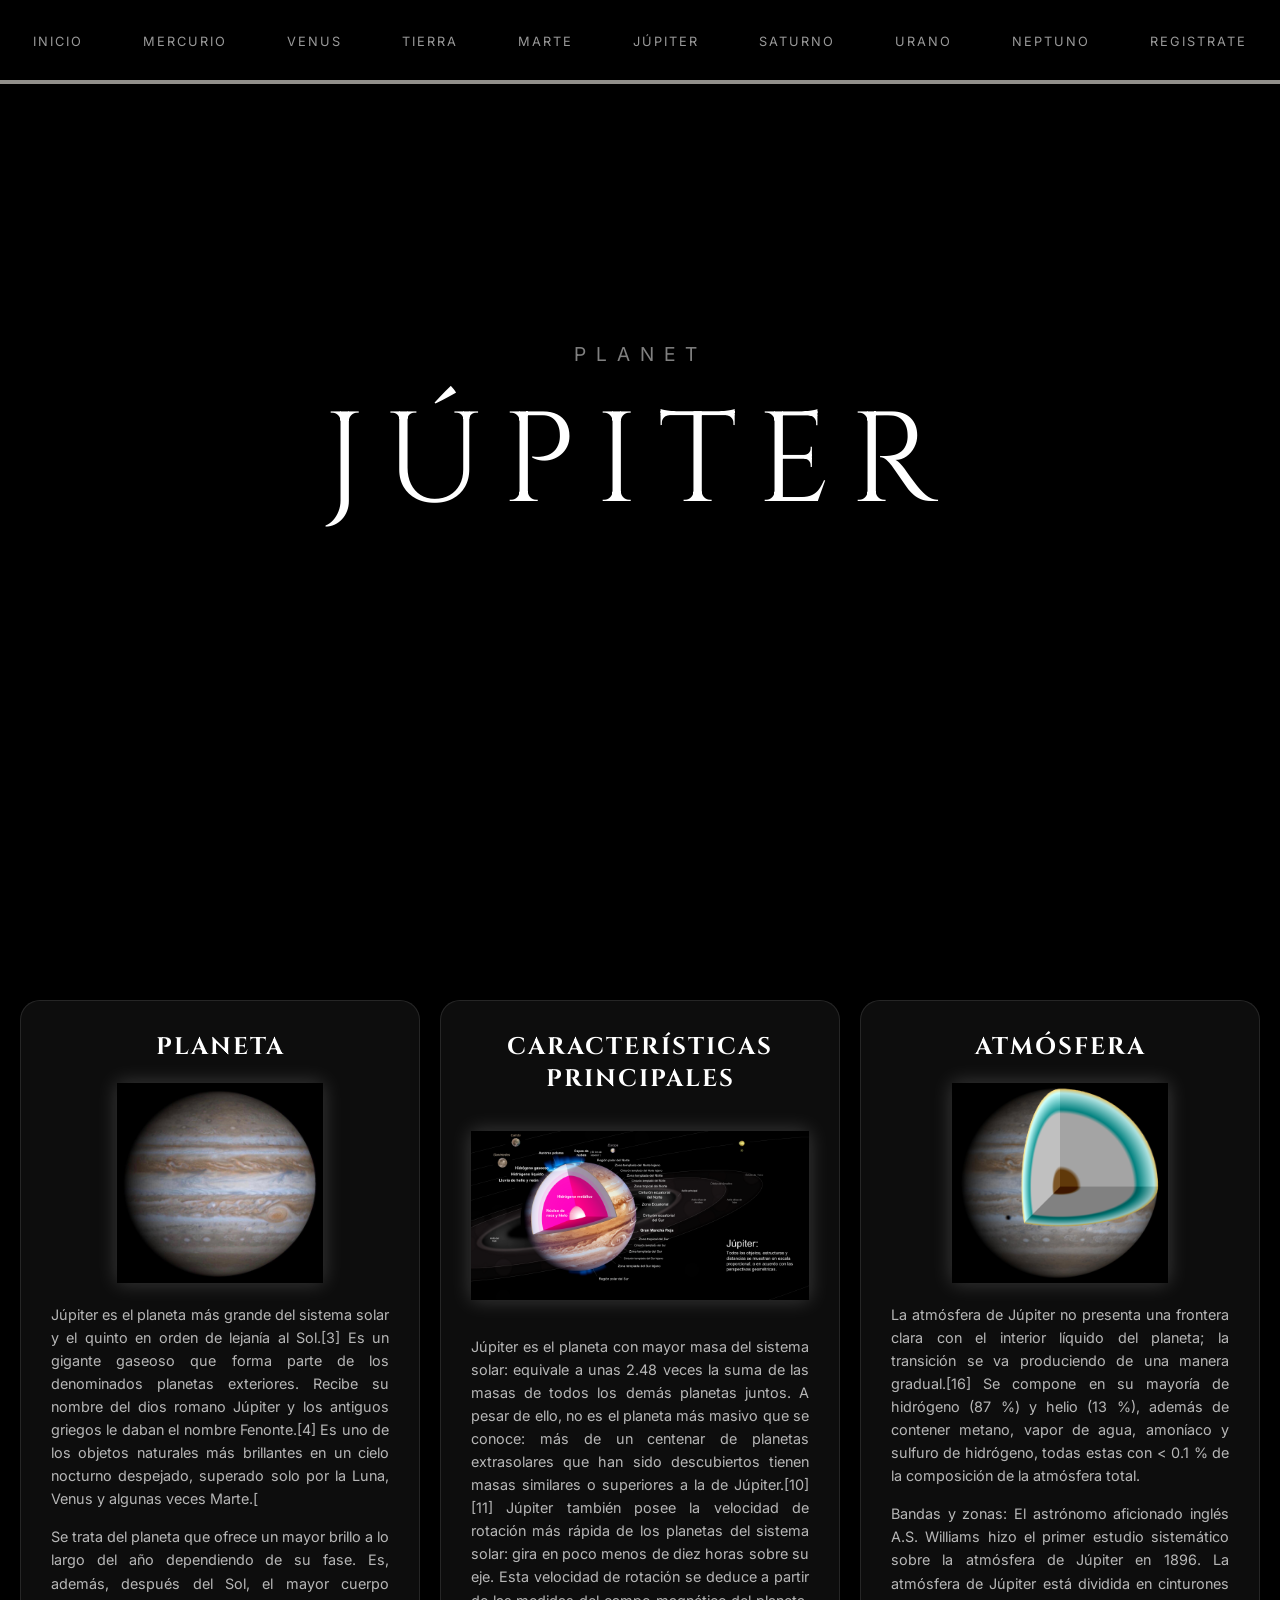
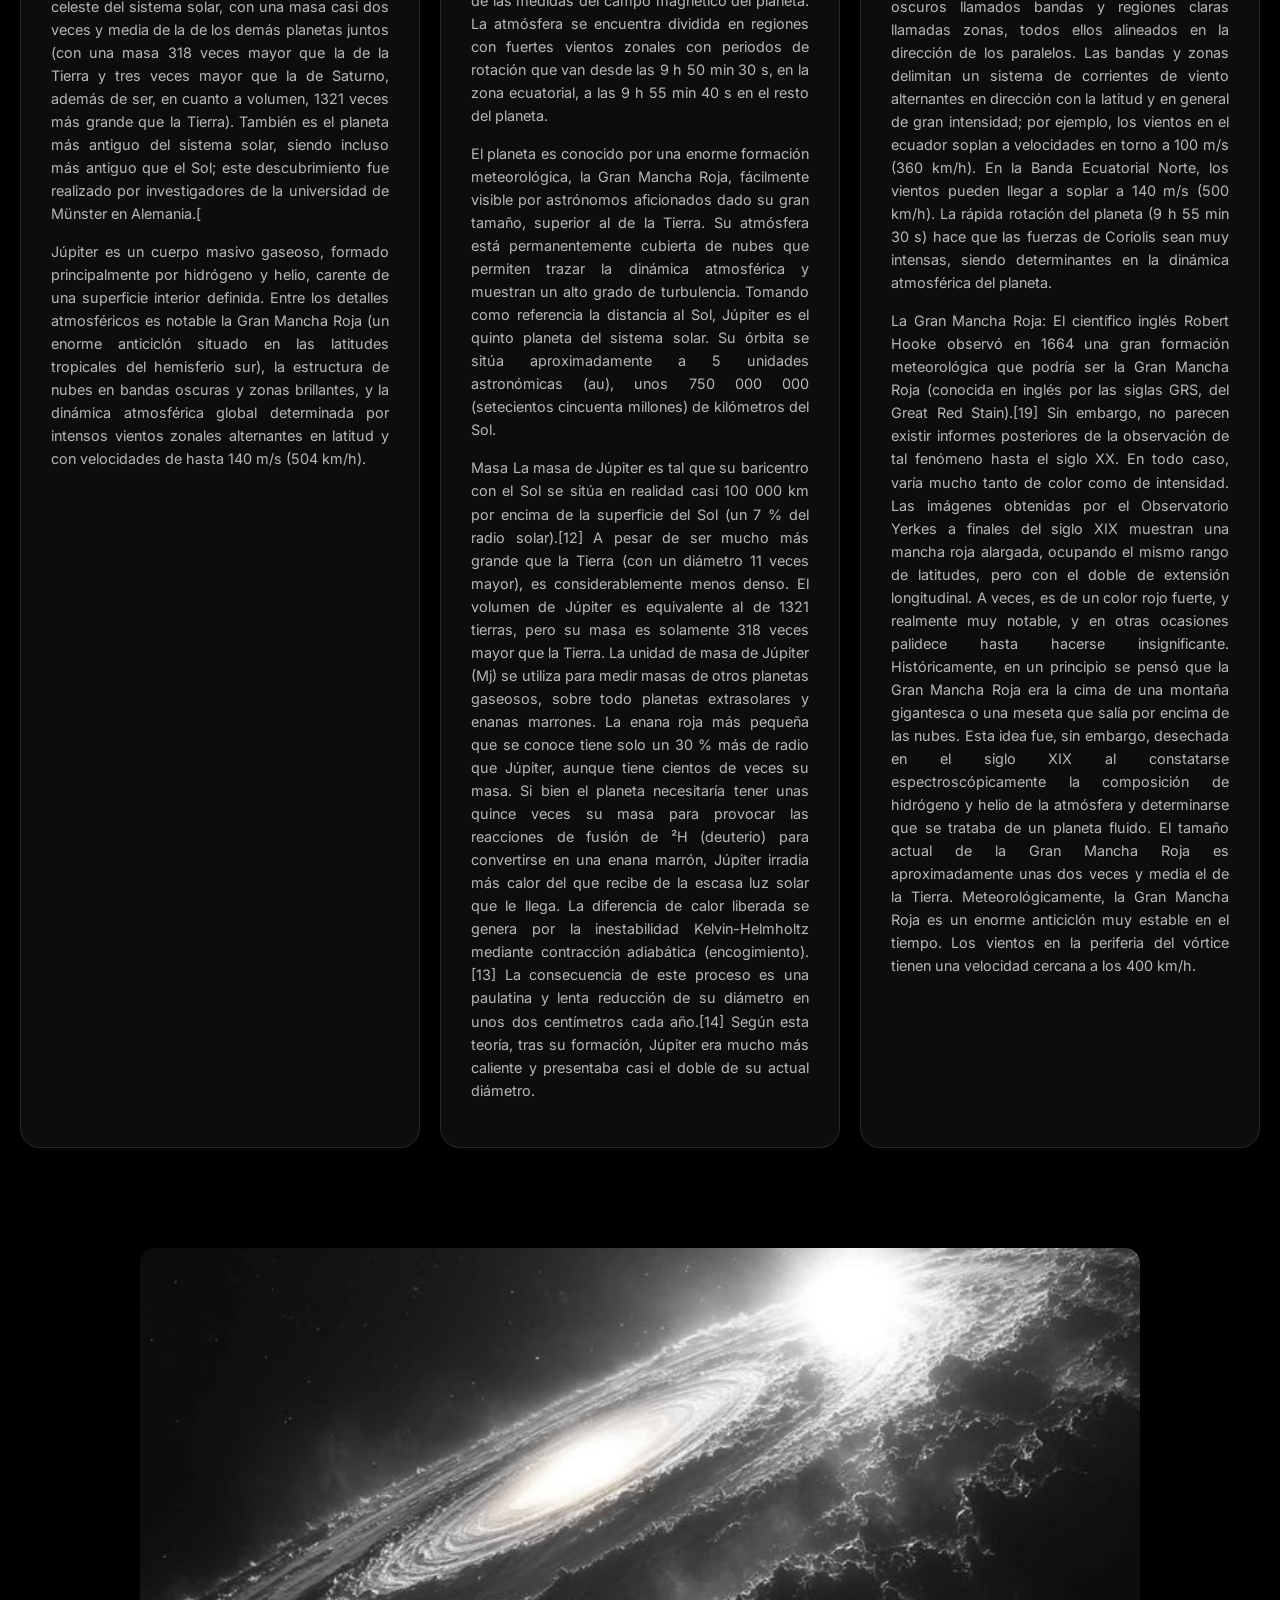
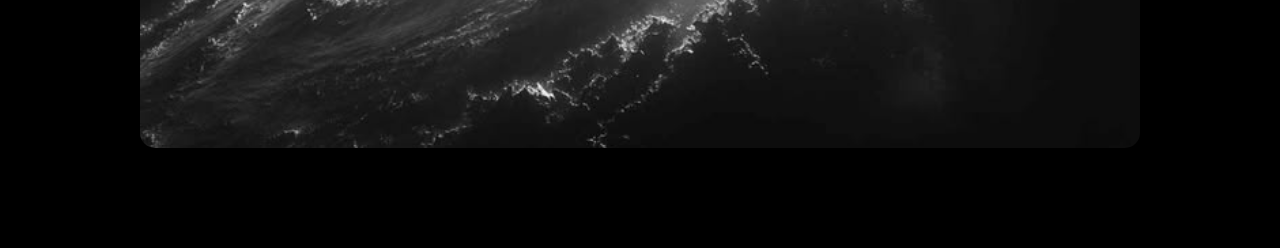
<file: jupiter.html>
<!DOCTYPE html>
<html lang="en">
<head>
    <meta charset="UTF-8">
    <meta name="viewport" content="width=device-width, initial-scale=1.0">
    <link rel="stylesheet" href="stylesubpag.css">
    <title>Document</title>
</head>
<body>
      <header>
 <div class="hero-section">
    <p class="subtitle">Planet</p>
    <h1>júpiter</h1>
    <p class="description">
    </p>
</div>
  </header>
    <body>
     <div class="contenedor-video">
    <video autoplay muted loop playsinline id="miVideoFondo">
        <source src="https://www.pexels.com/es-es/download/video/33430408/" type="video/mp4"></video>
</div>

<div class="info-container">
    <div class="planeta">
        <h2>Planeta</h2>
        <img src="img/jupiter1.jpg" alt="">
        <li>Júpiter es el planeta más grande del sistema solar y el quinto en orden de lejanía al Sol.[3] Es un gigante gaseoso que forma parte de los denominados planetas exteriores. Recibe su nombre del dios romano Júpiter y los antiguos griegos le daban el nombre Fenonte.[4] Es uno de los objetos naturales más brillantes en un cielo nocturno despejado, superado solo por la Luna, Venus y algunas veces Marte.[</li>
        <li>Se trata del planeta que ofrece un mayor brillo a lo largo del año dependiendo de su fase. Es, además, después del Sol, el mayor cuerpo celeste del sistema solar, con una masa casi dos veces y media de la de los demás planetas juntos (con una masa 318 veces mayor que la de la Tierra y tres veces mayor que la de Saturno, además de ser, en cuanto a volumen, 1321 veces más grande que la Tierra). También es el planeta más antiguo del sistema solar, siendo incluso más antiguo que el Sol; este descubrimiento fue realizado por investigadores de la universidad de Münster en Alemania.[</li>
        <li>Júpiter es un cuerpo masivo gaseoso, formado principalmente por hidrógeno y helio, carente de una superficie interior definida. Entre los detalles atmosféricos es notable la Gran Mancha Roja (un enorme anticiclón situado en las latitudes tropicales del hemisferio sur), la estructura de nubes en bandas oscuras y zonas brillantes, y la dinámica atmosférica global determinada por intensos vientos zonales alternantes en latitud y con velocidades de hasta 140 m/s (504 km/h).</li>
    </div>
    <div class="planeta">
        <h2>Características principales</h2>
        <img src="img/jupiter2.png" alt="">
        <li>Júpiter es el planeta con mayor masa del sistema solar: equivale a unas 2.48 veces la suma de las masas de todos los demás planetas juntos. A pesar de ello, no es el planeta más masivo que se conoce: más de un centenar de planetas extrasolares que han sido descubiertos tienen masas similares o superiores a la de Júpiter.[10][11] Júpiter también posee la velocidad de rotación más rápida de los planetas del sistema solar: gira en poco menos de diez horas sobre su eje. Esta velocidad de rotación se deduce a partir de las medidas del campo magnético del planeta. La atmósfera se encuentra dividida en regiones con fuertes vientos zonales con periodos de rotación que van desde las 9 h 50 min 30 s, en la zona ecuatorial, a las 9 h 55 min 40 s en el resto del planeta.</li>
        <li>El planeta es conocido por una enorme formación meteorológica, la Gran Mancha Roja, fácilmente visible por astrónomos aficionados dado su gran tamaño, superior al de la Tierra. Su atmósfera está permanentemente cubierta de nubes que permiten trazar la dinámica atmosférica y muestran un alto grado de turbulencia.
            Tomando como referencia la distancia al Sol, Júpiter es el quinto planeta del sistema solar. Su órbita se sitúa aproximadamente a 5 unidades astronómicas (au), unos 750 000 000 (setecientos cincuenta millones) de kilómetros del Sol.</li>
        <li>Masa
        La masa de Júpiter es tal que su baricentro con el Sol se sitúa en realidad casi 100 000 km por encima de la superficie del Sol (un 7 % del radio solar).[12]
        A pesar de ser mucho más grande que la Tierra (con un diámetro 11 veces mayor), es considerablemente menos denso. El volumen de Júpiter es equivalente al de 1321 tierras, pero su masa es solamente 318 veces mayor que la Tierra. La unidad de masa de Júpiter (Mj) se utiliza para medir masas de otros planetas gaseosos, sobre todo planetas extrasolares y enanas marrones.
        La enana roja más pequeña que se conoce tiene solo un 30 % más de radio que Júpiter, aunque tiene cientos de veces su masa. Si bien el planeta necesitaría tener unas quince veces su masa para provocar las reacciones de fusión de ²H (deuterio) para convertirse en una enana marrón, Júpiter irradia más calor del que recibe de la escasa luz solar que le llega. La diferencia de calor liberada se genera por la inestabilidad Kelvin-Helmholtz mediante contracción adiabática (encogimiento).[13] La consecuencia de este proceso es una paulatina y lenta reducción de su diámetro en unos dos centímetros cada año.[14] Según esta teoría, tras su formación, Júpiter era mucho más caliente y presentaba casi el doble de su actual diámetro.</li>
    </div>
    <div class="planeta">
        <h2>Atmósfera</h2>
        <img src="img/jupiter3.png" alt="">
        <li>La atmósfera de Júpiter no presenta una frontera clara con el interior líquido del planeta; la transición se va produciendo de una manera gradual.[16] Se compone en su mayoría de hidrógeno (87 %) y helio (13 %), además de contener metano, vapor de agua, amoníaco y sulfuro de hidrógeno, todas estas con < 0.1 % de la composición de la atmósfera total.</li>
        <li>Bandas y zonas: 
            El astrónomo aficionado inglés A.S. Williams hizo el primer estudio sistemático sobre la atmósfera de Júpiter en 1896. La atmósfera de Júpiter está dividida en cinturones oscuros llamados bandas y regiones claras llamadas zonas, todos ellos alineados en la dirección de los paralelos. Las bandas y zonas delimitan un sistema de corrientes de viento alternantes en dirección con la latitud y en general de gran intensidad; por ejemplo, los vientos en el ecuador soplan a velocidades en torno a 100 m/s (360 km/h). En la Banda Ecuatorial Norte, los vientos pueden llegar a soplar a 140 m/s (500 km/h). La rápida rotación del planeta (9 h 55 min 30 s) hace que las fuerzas de Coriolis sean muy intensas, siendo determinantes en la dinámica atmosférica del planeta.</li>
        <li>La Gran Mancha Roja:
            El científico inglés Robert Hooke observó en 1664 una gran formación meteorológica que podría ser la Gran Mancha Roja (conocida en inglés por las siglas GRS, del Great Red Stain).[19] Sin embargo, no parecen existir informes posteriores de la observación de tal fenómeno hasta el siglo XX. En todo caso, varía mucho tanto de color como de intensidad. Las imágenes obtenidas por el Observatorio Yerkes a finales del siglo XIX muestran una mancha roja alargada, ocupando el mismo rango de latitudes, pero con el doble de extensión longitudinal. A veces, es de un color rojo fuerte, y realmente muy notable, y en otras ocasiones palidece hasta hacerse insignificante. Históricamente, en un principio se pensó que la Gran Mancha Roja era la cima de una montaña gigantesca o una meseta que salía por encima de las nubes. Esta idea fue, sin embargo, desechada en el siglo XIX al constatarse espectroscópicamente la composición de hidrógeno y helio de la atmósfera y determinarse que se trataba de un planeta fluido. El tamaño actual de la Gran Mancha Roja es aproximadamente unas dos veces y media el de la Tierra. Meteorológicamente, la Gran Mancha Roja es un enorme anticiclón muy estable en el tiempo. Los vientos en la periferia del vórtice tienen una velocidad cercana a los 400 km/h.</li>
    </div>
</div>

<nav class="Menu">
    <li><a href="index.html">Inicio</a></li>
    <li><a href="mercurio.html">Mercurio</a></li>
    <li><a href="venus.html">Venus</a></li>
    <li><a href="tierra.html">Tierra</a></li>
    <li><a href="marte.html">Marte</a></li>
    <li><a href="jupiter.html">Júpiter</a></li>
    <li><a href="saturno.html">Saturno</a></li>
    <li><a href="urano.html">Urano</a></li>
    <li><a href="neptuno.html">Neptuno</a></li>
    <li><a href="registrate.html">registrate</a></li>
  </nav>

  <div class="slider">
            <img src="imgmovibles/img1.jpg" class="activo" alt="img1">
            <img src="imgmovibles/img2.png" alt="foto1">
            <img src="imgmovibles/img3.jpg" alt="foto2">
            <img src="imgmovibles/img4.jpg" alt="foto3">
            <img src="imgmovibles/img5.png" alt="foto4">
            <img src="imgmovibles/img6.png" alt="foto5">
            <img src="imgmovibles/img7.jpg" alt="foto6">
        </div>

        <script src="index.js"></script>
</body>
</html>
</file>
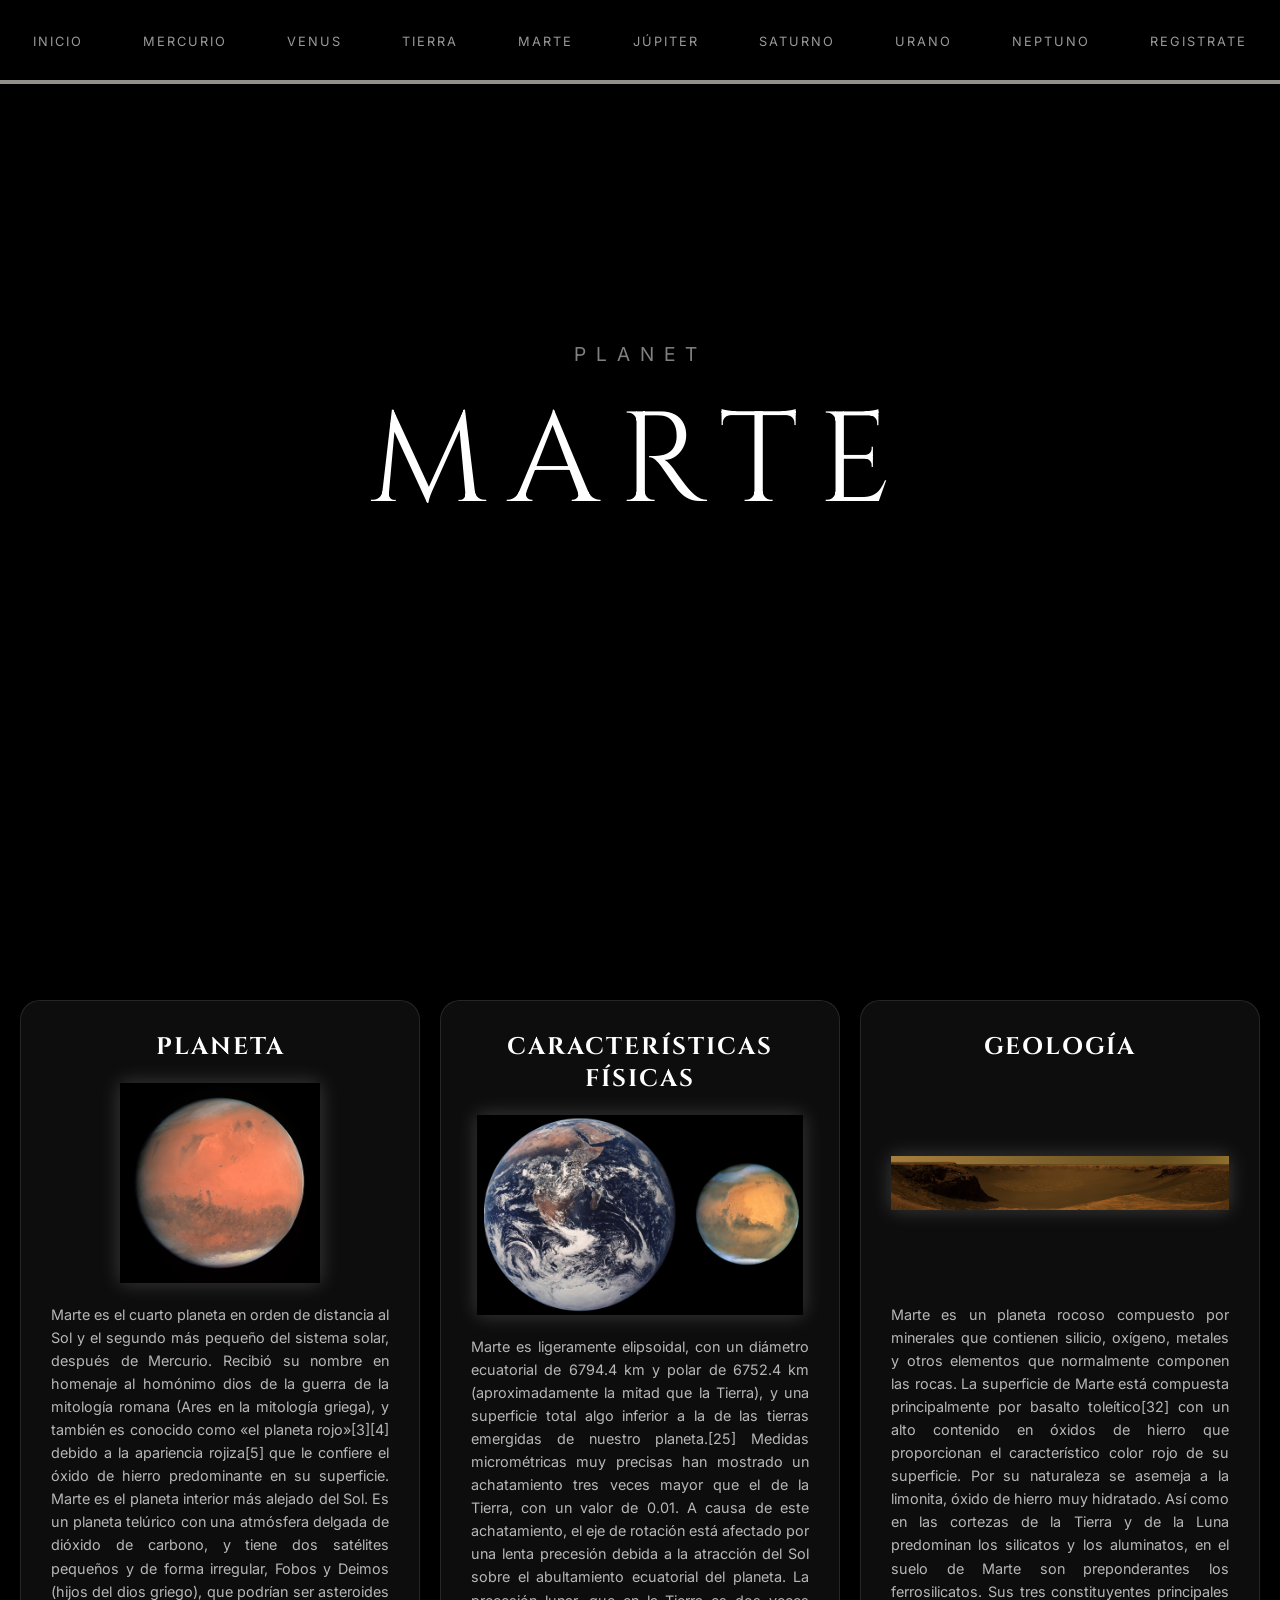
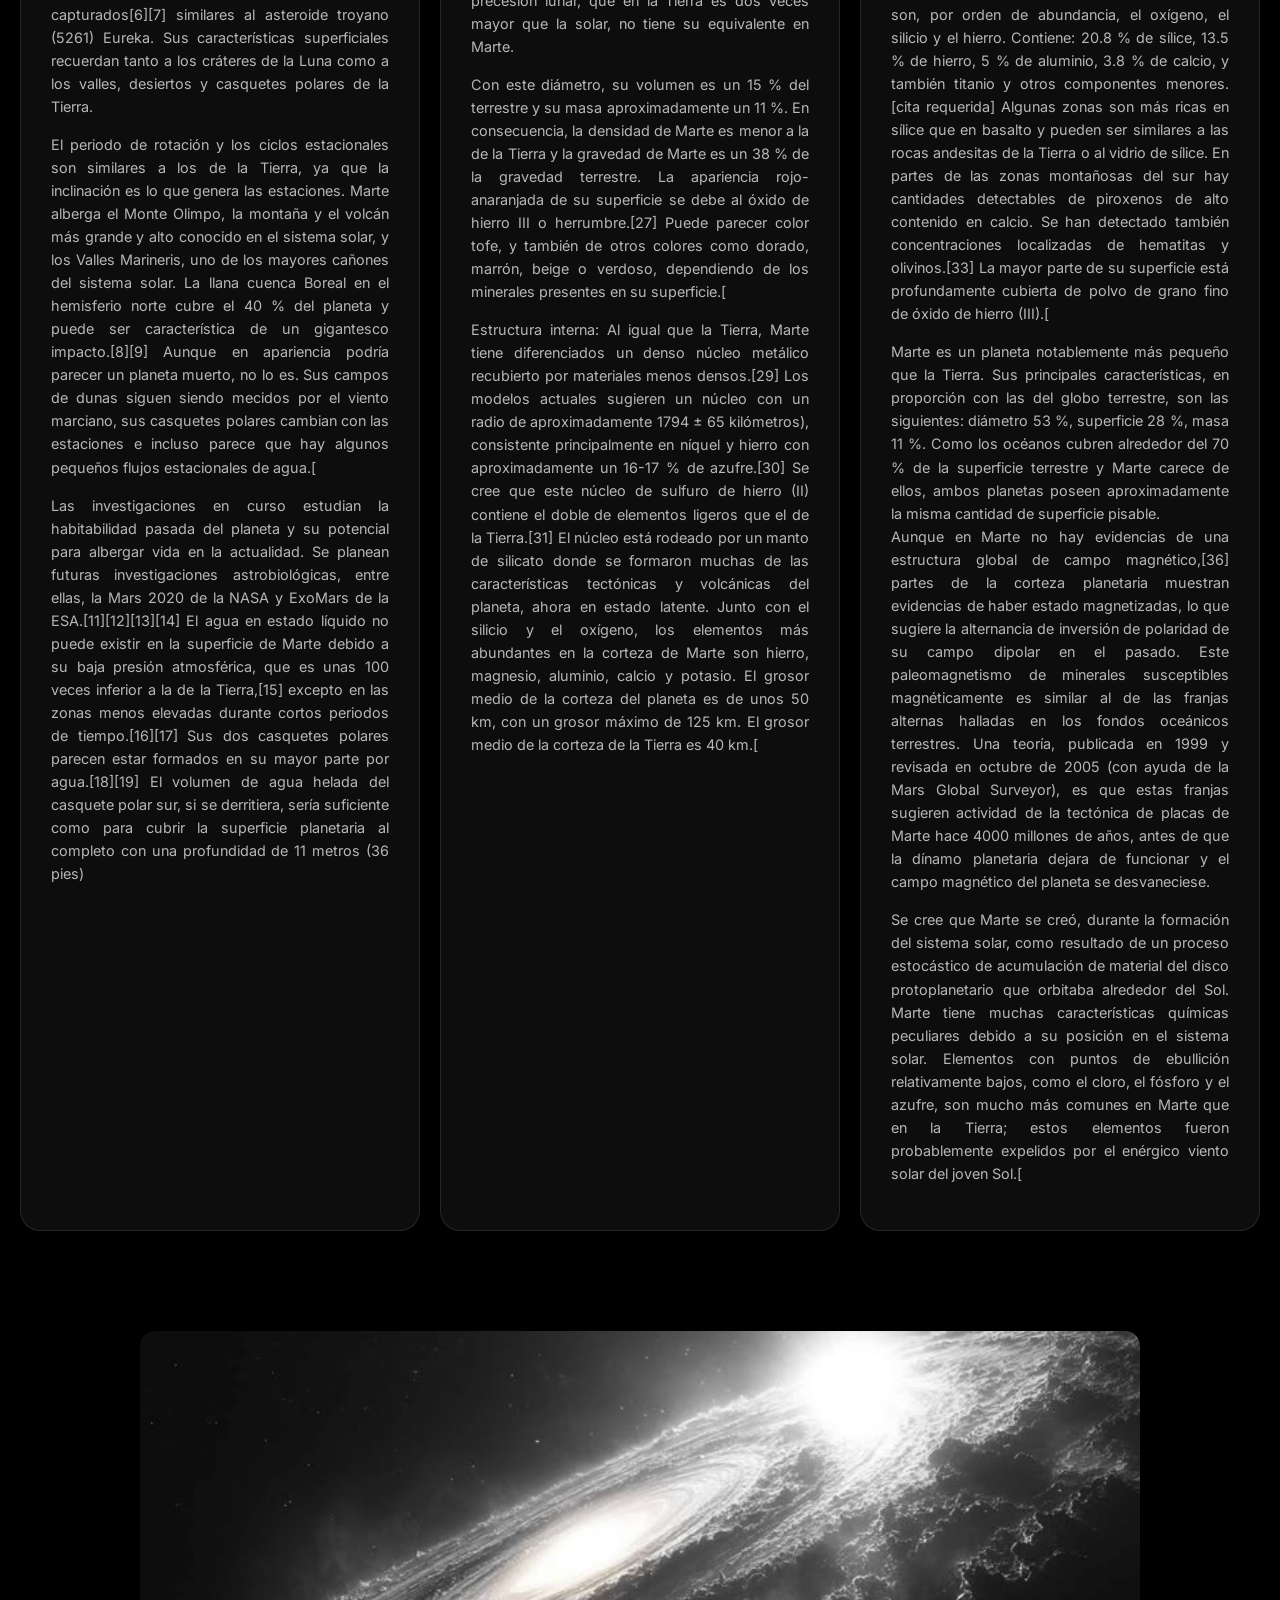
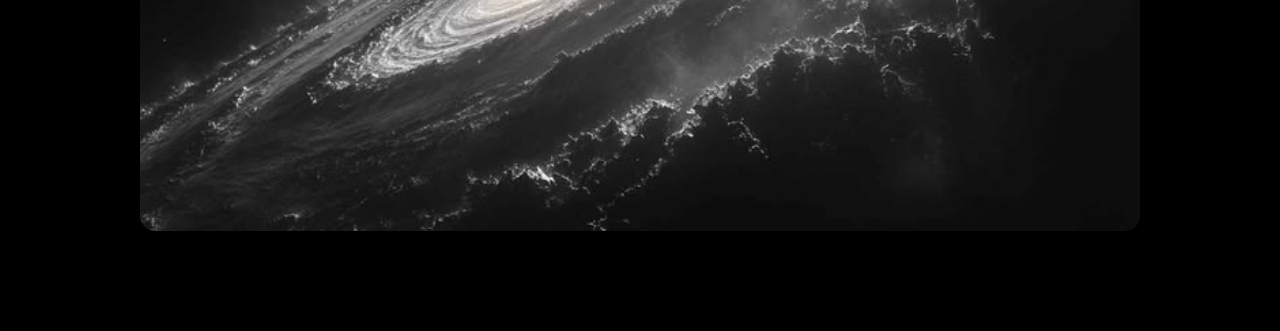
<file: marte.html>
<!DOCTYPE html>
<html lang="en">
<head>
    <meta charset="UTF-8">
    <meta name="viewport" content="width=device-width, initial-scale=1.0">
    <link rel="stylesheet" href="stylesubpag.css">
    <title>Document</title>
</head>
<body>
      <header>
 <div class="hero-section">
    <p class="subtitle">Planet</p>
    <h1>Marte</h1>
    <p class="description">
    </p>
</div>
  </header>
     <div class="contenedor-video">
        <video autoplay muted loop playsinline id="miVideoFondo">
        <source src="https://www.pexels.com/es-es/download/video/856857/" type="video/mp4"></video>
    </div>

    <div class="info-container">
        <div class="planeta">
            <h2>Planeta</h2>
            <img src="img/marte1.jpg" alt="">
            <li>Marte es el cuarto planeta en orden de distancia al Sol y el segundo más pequeño del sistema solar, después de Mercurio. Recibió su nombre en homenaje al homónimo dios de la guerra de la mitología romana (Ares en la mitología griega), y también es conocido como «el planeta rojo»[3][4] debido a la apariencia rojiza[5] que le confiere el óxido de hierro predominante en su superficie. Marte es el planeta interior más alejado del Sol. Es un planeta telúrico con una atmósfera delgada de dióxido de carbono, y tiene dos satélites pequeños y de forma irregular, Fobos y Deimos (hijos del dios griego), que podrían ser asteroides capturados[6][7] similares al asteroide troyano (5261) Eureka. Sus características superficiales recuerdan tanto a los cráteres de la Luna como a los valles, desiertos y casquetes polares de la Tierra.</li>
            <li>El periodo de rotación y los ciclos estacionales son similares a los de la Tierra, ya que la inclinación es lo que genera las estaciones. Marte alberga el Monte Olimpo, la montaña y el volcán más grande y alto conocido en el sistema solar, y los Valles Marineris, uno de los mayores cañones del sistema solar. La llana cuenca Boreal en el hemisferio norte cubre el 40 % del planeta y puede ser característica de un gigantesco impacto.[8][9] Aunque en apariencia podría parecer un planeta muerto, no lo es. Sus campos de dunas siguen siendo mecidos por el viento marciano, sus casquetes polares cambian con las estaciones e incluso parece que hay algunos pequeños flujos estacionales de agua.[</li>
            <li>Las investigaciones en curso estudian la habitabilidad pasada del planeta y su potencial para albergar vida en la actualidad. Se planean futuras investigaciones astrobiológicas, entre ellas, la Mars 2020 de la NASA y ExoMars de la ESA.[11][12][13][14] El agua en estado líquido no puede existir en la superficie de Marte debido a su baja presión atmosférica, que es unas 100 veces inferior a la de la Tierra,[15] excepto en las zonas menos elevadas durante cortos periodos de tiempo.[16][17] Sus dos casquetes polares parecen estar formados en su mayor parte por agua.[18][19] El volumen de agua helada del casquete polar sur, si se derritiera, sería suficiente como para cubrir la superficie planetaria al completo con una profundidad de 11 metros (36 pies)</li>
        </div>
        <div class="planeta">
            <h2>Características físicas</h2>
            <img src="img/marte2.png" alt="">
            <li>Marte es ligeramente elipsoidal, con un diámetro ecuatorial de 6794.4 km y polar de 6752.4 km (aproximadamente la mitad que la Tierra), y una superficie total algo inferior a la de las tierras emergidas de nuestro planeta.[25] Medidas micrométricas muy precisas han mostrado un achatamiento tres veces mayor que el de la Tierra, con un valor de 0.01. A causa de este achatamiento, el eje de rotación está afectado por una lenta precesión debida a la atracción del Sol sobre el abultamiento ecuatorial del planeta. La precesión lunar, que en la Tierra es dos veces mayor que la solar, no tiene su equivalente en Marte.</li>
            <li>Con este diámetro, su volumen es un 15 % del terrestre y su masa aproximadamente un 11 %. En consecuencia, la densidad de Marte es menor a la de la Tierra y la gravedad de Marte es un 38 % de la gravedad terrestre. La apariencia rojo-anaranjada de su superficie se debe al óxido de hierro III o herrumbre.[27] Puede parecer color tofe, y también de otros colores como dorado, marrón, beige o verdoso, dependiendo de los minerales presentes en su superficie.[</li>
            <li>Estructura interna: 
                Al igual que la Tierra, Marte tiene diferenciados un denso núcleo metálico recubierto por materiales menos densos.[29] Los modelos actuales sugieren un núcleo con un radio de aproximadamente 1794 ± 65 kilómetros), consistente principalmente en níquel y hierro con aproximadamente un 16-17 % de azufre.[30] Se cree que este núcleo de sulfuro de hierro (II) contiene el doble de elementos ligeros que el de la Tierra.[31] El núcleo está rodeado por un manto de silicato donde se formaron muchas de las características tectónicas y volcánicas del planeta, ahora en estado latente. Junto con el silicio y el oxígeno, los elementos más abundantes en la corteza de Marte son hierro, magnesio, aluminio, calcio y potasio. El grosor medio de la corteza del planeta es de unos 50 km, con un grosor máximo de 125 km. El grosor medio de la corteza de la Tierra es 40 km.[</li>
        </div>
        <div class="planeta">
            <h2>Geología</h2>
            <img src="img/marte3.jpg" alt="">
            <li>Marte es un planeta rocoso compuesto por minerales que contienen silicio, oxígeno, metales y otros elementos que normalmente componen las rocas. La superficie de Marte está compuesta principalmente por basalto toleítico[32] con un alto contenido en óxidos de hierro que proporcionan el característico color rojo de su superficie. Por su naturaleza se asemeja a la limonita, óxido de hierro muy hidratado. Así como en las cortezas de la Tierra y de la Luna predominan los silicatos y los aluminatos, en el suelo de Marte son preponderantes los ferrosilicatos. Sus tres constituyentes principales son, por orden de abundancia, el oxígeno, el silicio y el hierro. Contiene: 20.8 % de sílice, 13.5 % de hierro, 5 % de aluminio, 3.8 % de calcio, y también titanio y otros componentes menores.[cita requerida] Algunas zonas son más ricas en sílice que en basalto y pueden ser similares a las rocas andesitas de la Tierra o al vidrio de sílice. En partes de las zonas montañosas del sur hay cantidades detectables de piroxenos de alto contenido en calcio. Se han detectado también concentraciones localizadas de hematitas y olivinos.[33] La mayor parte de su superficie está profundamente cubierta de polvo de grano fino de óxido de hierro (III).[</li>
            <li>Marte es un planeta notablemente más pequeño que la Tierra. Sus principales características, en proporción con las del globo terrestre, son las siguientes: diámetro 53 %, superficie 28 %, masa 11 %. Como los océanos cubren alrededor del 70 % de la superficie terrestre y Marte carece de ellos, ambos planetas poseen aproximadamente la misma cantidad de superficie pisable.
                <br>Aunque en Marte no hay evidencias de una estructura global de campo magnético,[36] partes de la corteza planetaria muestran evidencias de haber estado magnetizadas, lo que sugiere la alternancia de inversión de polaridad de su campo dipolar en el pasado. Este paleomagnetismo de minerales susceptibles magnéticamente es similar al de las franjas alternas halladas en los fondos oceánicos terrestres. Una teoría, publicada en 1999 y revisada en octubre de 2005 (con ayuda de la Mars Global Surveyor), es que estas franjas sugieren actividad de la tectónica de placas de Marte hace 4000 millones de años, antes de que la dínamo planetaria dejara de funcionar y el campo magnético del planeta se desvaneciese.
            </li>
            <li>Se cree que Marte se creó, durante la formación del sistema solar, como resultado de un proceso estocástico de acumulación de material del disco protoplanetario que orbitaba alrededor del Sol. Marte tiene muchas características químicas peculiares debido a su posición en el sistema solar. Elementos con puntos de ebullición relativamente bajos, como el cloro, el fósforo y el azufre, son mucho más comunes en Marte que en la Tierra; estos elementos fueron probablemente expelidos por el enérgico viento solar del joven Sol.[</li>
        </div>
    </div>

<nav class="Menu">
    <li><a href="index.html">Inicio</a></li>
    <li><a href="mercurio.html">Mercurio</a></li>
    <li><a href="venus.html">Venus</a></li>
    <li><a href="tierra.html">Tierra</a></li>
    <li><a href="marte.html">Marte</a></li>
    <li><a href="jupiter.html">Júpiter</a></li>
    <li><a href="saturno.html">Saturno</a></li>
    <li><a href="urano.html">Urano</a></li>
    <li><a href="neptuno.html">Neptuno</a></li>
    <li><a href="registrate.html">registrate</a></li>
  </nav>

<div class="slider">
            <img src="imgmovibles/img1.jpg" class="activo" alt="img1">
            <img src="imgmovibles/img2.png" alt="foto1">
            <img src="imgmovibles/img3.jpg" alt="foto2">
            <img src="imgmovibles/img4.jpg" alt="foto3">
            <img src="imgmovibles/img5.png" alt="foto4">
            <img src="imgmovibles/img6.png" alt="foto5">
            <img src="imgmovibles/img7.jpg" alt="foto6">
        </div>

        <script src="index.js"></script>  
</body>
</html>
</file>
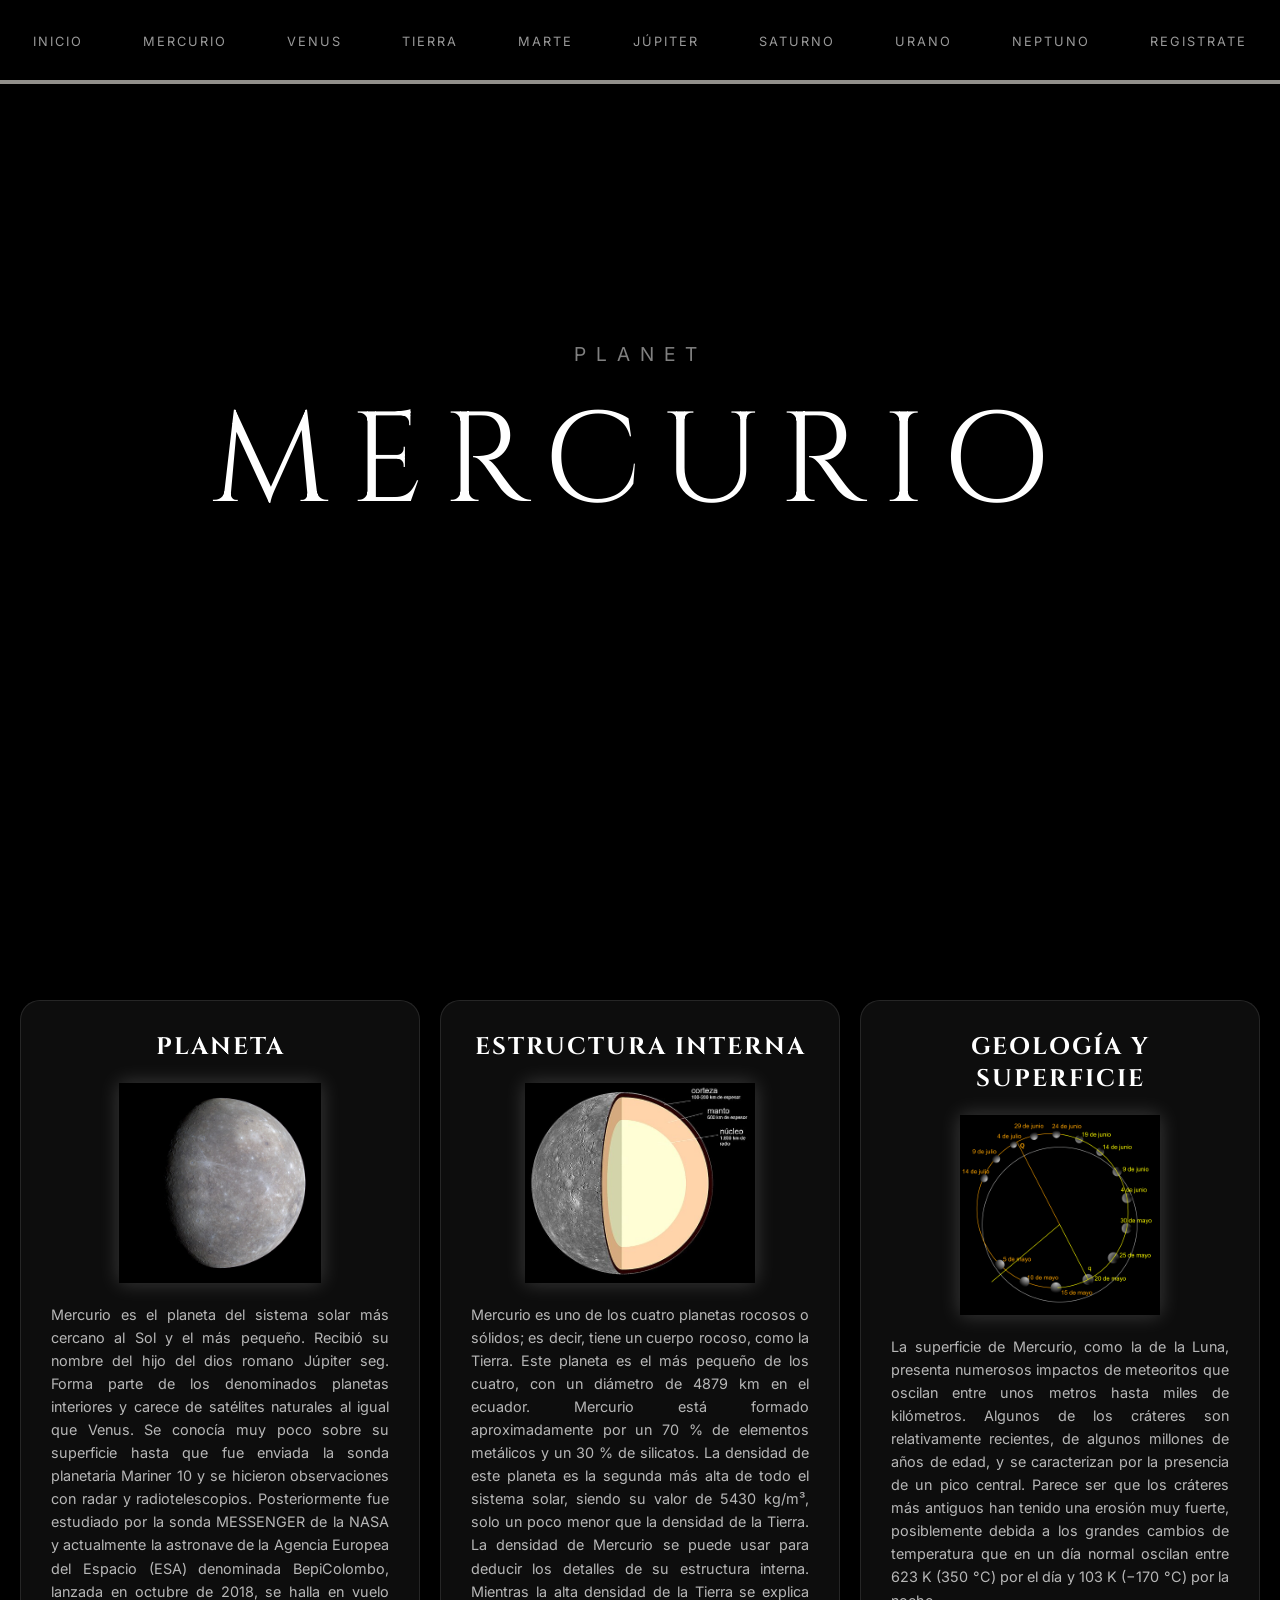
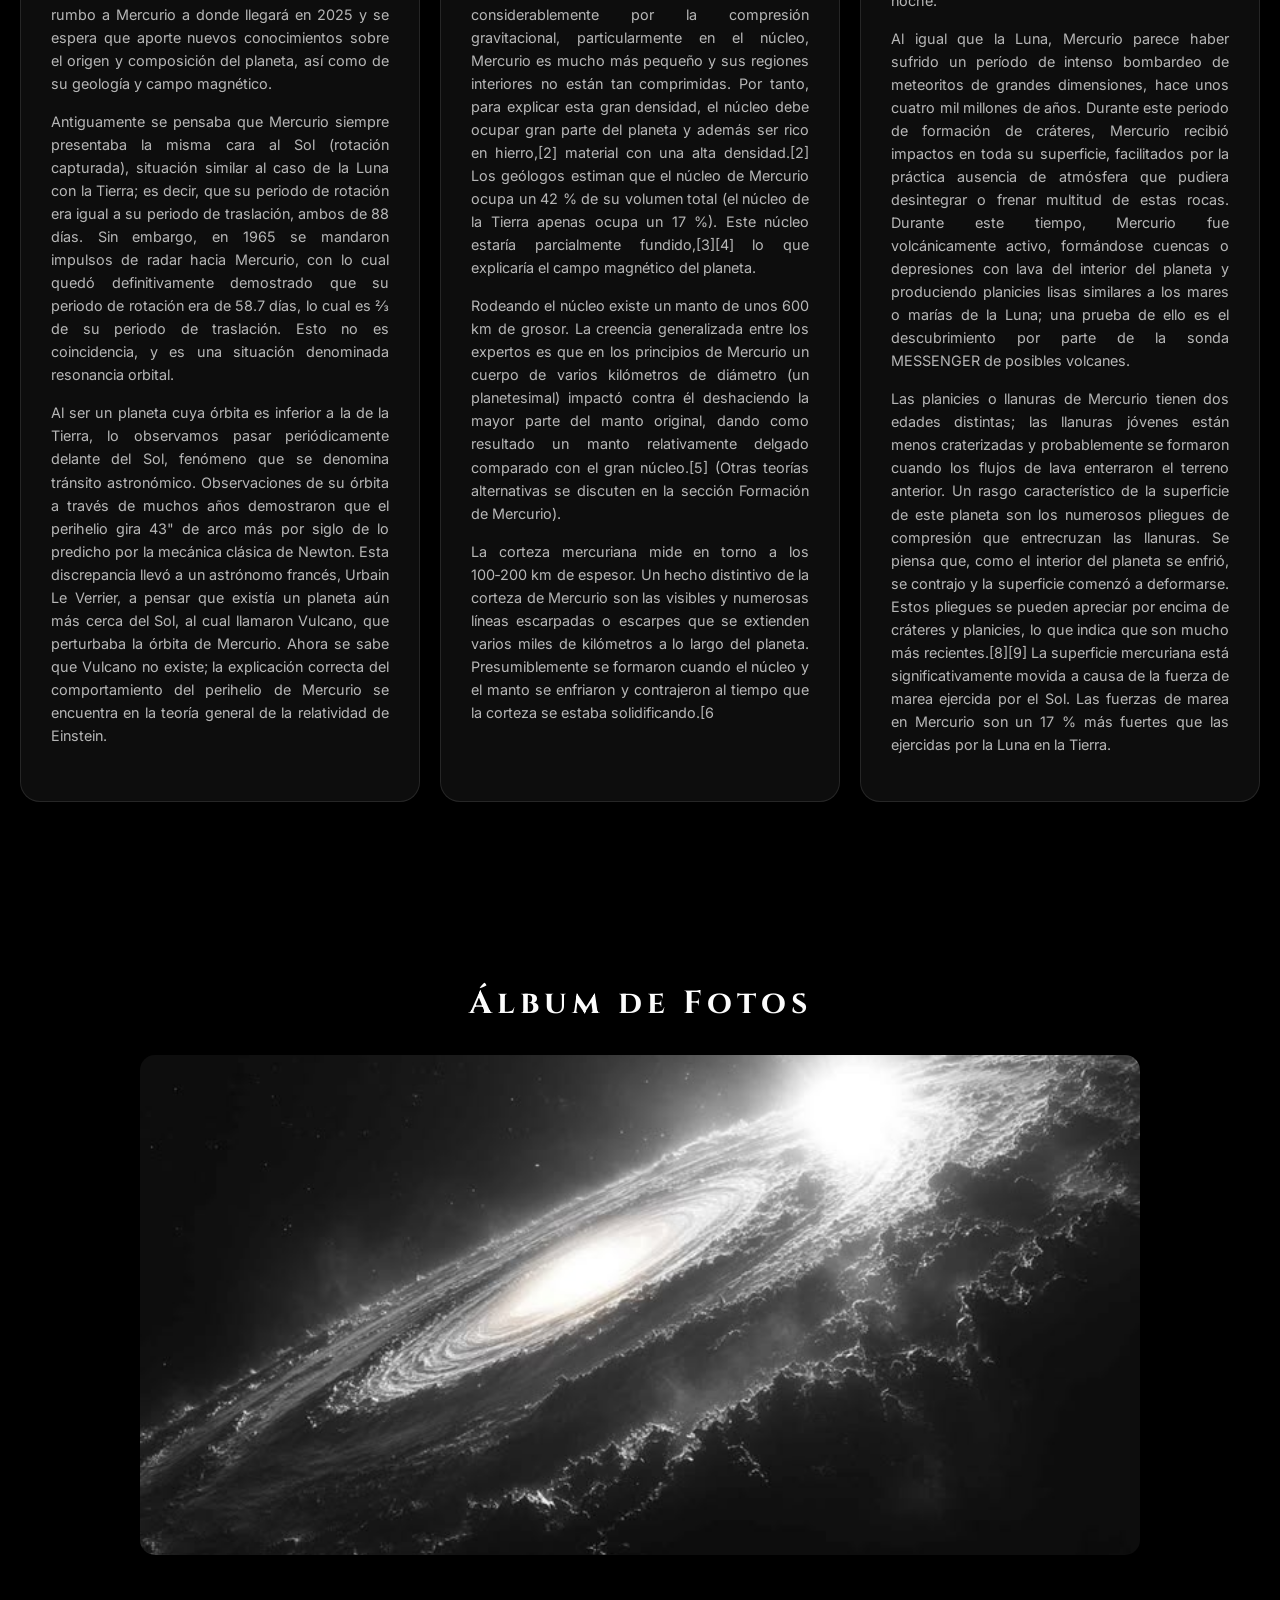
<file: mercurio.html>
<!DOCTYPE html>
<html lang="en">
<head>
    <meta charset="UTF-8">
    <meta name="viewport" content="width=device-width, initial-scale=1.0">
    <link rel="stylesheet" href="stylesubpag.css">
    <title>Document</title>
</head>
<body>
    <header>
        <div class="hero-section">
        <p class="subtitle">Planet</p>
        <h1>Mercurio</h1>
        <p class="description"></p>
        </div>
    </header>

    <div class="info-container">
        <div class="planeta">
            <h2>Planeta</h2>
            <img src="img/mercurio1.jpg" alt="">
            <p>
                <li>Mercurio es el planeta del sistema solar más cercano al Sol y el más pequeño. Recibió su nombre del hijo del dios romano Júpiter seg. Forma parte de los denominados planetas interiores y carece de satélites naturales al igual que Venus. Se conocía muy poco sobre su superficie hasta que fue enviada la sonda planetaria Mariner 10 y se hicieron observaciones con radar y radiotelescopios. Posteriormente fue estudiado por la sonda MESSENGER de la NASA y actualmente la astronave de la Agencia Europea del Espacio (ESA) denominada BepiColombo, lanzada en octubre de 2018, se halla en vuelo rumbo a Mercurio a donde llegará en 2025 y se espera que aporte nuevos conocimientos sobre el origen y composición del planeta, así como de su geología y campo magnético.</li>
                <li>Antiguamente se pensaba que Mercurio siempre presentaba la misma cara al Sol (rotación capturada), situación similar al caso de la Luna con la Tierra; es decir, que su periodo de rotación era igual a su periodo de traslación, ambos de 88 días. Sin embargo, en 1965 se mandaron impulsos de radar hacia Mercurio, con lo cual quedó definitivamente demostrado que su periodo de rotación era de 58.7 días, lo cual es ⅔ de su periodo de traslación. Esto no es coincidencia, y es una situación denominada resonancia orbital.</li>
                <li>Al ser un planeta cuya órbita es inferior a la de la Tierra, lo observamos pasar periódicamente delante del Sol, fenómeno que se denomina tránsito astronómico. Observaciones de su órbita a través de muchos años demostraron que el perihelio gira 43" de arco más por siglo de lo predicho por la mecánica clásica de Newton. Esta discrepancia llevó a un astrónomo francés, Urbain Le Verrier, a pensar que existía un planeta aún más cerca del Sol, al cual llamaron Vulcano, que perturbaba la órbita de Mercurio. Ahora se sabe que Vulcano no existe; la explicación correcta del comportamiento del perihelio de Mercurio se encuentra en la teoría general de la relatividad de Einstein.</li>
            </p>
        </div>
        <div class="planeta">
            <h2>Estructura interna</h2>
            <img src="img/mercurio2.jpg" alt="">
            <li>Mercurio es uno de los cuatro planetas rocosos o sólidos; es decir, tiene un cuerpo rocoso, como la Tierra. Este planeta es el más pequeño de los cuatro, con un diámetro de 4879 km en el ecuador. Mercurio está formado aproximadamente por un 70 % de elementos metálicos y un 30 % de silicatos. La densidad de este planeta es la segunda más alta de todo el sistema solar, siendo su valor de 5430 kg/m³, solo un poco menor que la densidad de la Tierra. La densidad de Mercurio se puede usar para deducir los detalles de su estructura interna. Mientras la alta densidad de la Tierra se explica considerablemente por la compresión gravitacional, particularmente en el núcleo, Mercurio es mucho más pequeño y sus regiones interiores no están tan comprimidas. Por tanto, para explicar esta gran densidad, el núcleo debe ocupar gran parte del planeta y además ser rico en hierro,[2] material con una alta densidad.[2] Los geólogos estiman que el núcleo de Mercurio ocupa un 42 % de su volumen total (el núcleo de la Tierra apenas ocupa un 17 %). Este núcleo estaría parcialmente fundido,[3][4] lo que explicaría el campo magnético del planeta.</li>
            <li>Rodeando el núcleo existe un manto de unos 600 km de grosor. La creencia generalizada entre los expertos es que en los principios de Mercurio un cuerpo de varios kilómetros de diámetro (un planetesimal) impactó contra él deshaciendo la mayor parte del manto original, dando como resultado un manto relativamente delgado comparado con el gran núcleo.[5] (Otras teorías alternativas se discuten en la sección Formación de Mercurio).</li>
            <li>La corteza mercuriana mide en torno a los 100‑200 km de espesor. Un hecho distintivo de la corteza de Mercurio son las visibles y numerosas líneas escarpadas o escarpes que se extienden varios miles de kilómetros a lo largo del planeta. Presumiblemente se formaron cuando el núcleo y el manto se enfriaron y contrajeron al tiempo que la corteza se estaba solidificando.[6</li>

        </div>
        <div class="planeta">
            <h2>Geología y superficie</h2>
            <img src="img/mercurio3.png" alt="">
            <li>La superficie de Mercurio, como la de la Luna, presenta numerosos impactos de meteoritos que oscilan entre unos metros hasta miles de kilómetros. Algunos de los cráteres son relativamente recientes, de algunos millones de años de edad, y se caracterizan por la presencia de un pico central. Parece ser que los cráteres más antiguos han tenido una erosión muy fuerte, posiblemente debida a los grandes cambios de temperatura que en un día normal oscilan entre 623 K (350 °C) por el día y 103 K (−170 °C) por la noche.</li>
            <li>Al igual que la Luna, Mercurio parece haber sufrido un período de intenso bombardeo de meteoritos de grandes dimensiones, hace unos cuatro mil millones de años. Durante este periodo de formación de cráteres, Mercurio recibió impactos en toda su superficie, facilitados por la práctica ausencia de atmósfera que pudiera desintegrar o frenar multitud de estas rocas. Durante este tiempo, Mercurio fue volcánicamente activo, formándose cuencas o depresiones con lava del interior del planeta y produciendo planicies lisas similares a los mares o marías de la Luna; una prueba de ello es el descubrimiento por parte de la sonda MESSENGER de posibles volcanes.</li>
            <li>Las planicies o llanuras de Mercurio tienen dos edades distintas; las llanuras jóvenes están menos craterizadas y probablemente se formaron cuando los flujos de lava enterraron el terreno anterior. Un rasgo característico de la superficie de este planeta son los numerosos pliegues de compresión que entrecruzan las llanuras. Se piensa que, como el interior del planeta se enfrió, se contrajo y la superficie comenzó a deformarse. Estos pliegues se pueden apreciar por encima de cráteres y planicies, lo que indica que son mucho más recientes.[8][9] La superficie mercuriana está significativamente movida a causa de la fuerza de marea ejercida por el Sol. Las fuerzas de marea en Mercurio son un 17 % más fuertes que las ejercidas por la Luna en la Tierra.</li>
        </div>

    </div>




     <div class="contenedor-video">
    <video autoplay muted loop playsinline id="miVideoFondo">
        <source src="https://www.pexels.com/es-es/download/video/33430411/" type="video/mp4">

        Tu navegador no soporta videos.
    </video>
</div>
<nav class="Menu">
    <li><a href="index.html">Inicio</a></li>
    <li><a href="mercurio.html">Mercurio</a></li>
    <li><a href="venus.html">Venus</a></li>
    <li><a href="tierra.html">Tierra</a></li>
    <li><a href="marte.html">Marte</a></li>
    <li><a href="jupiter.html">Júpiter</a></li>
    <li><a href="saturno.html">Saturno</a></li>
    <li><a href="urano.html">Urano</a></li>
    <li><a href="neptuno.html">Neptuno</a></li>
    <li><a href="registrate.html">registrate</a></li>
  </nav>

    <h2 class="titulo-album">Álbum de Fotos</h2>

        <div class="slider">
            <img src="imgmovibles/img1.jpg" class="activo" alt="img1">
            <img src="imgmovibles/img2.png" alt="foto1">
            <img src="imgmovibles/img3.jpg" alt="foto2">
            <img src="imgmovibles/img4.jpg" alt="foto3">
            <img src="imgmovibles/img5.png" alt="foto4">
            <img src="imgmovibles/img6.png" alt="foto5">
            <img src="imgmovibles/img7.jpg" alt="foto6">
        </div>

        <script src="index.js"></script>

</body>
</html>
</file>
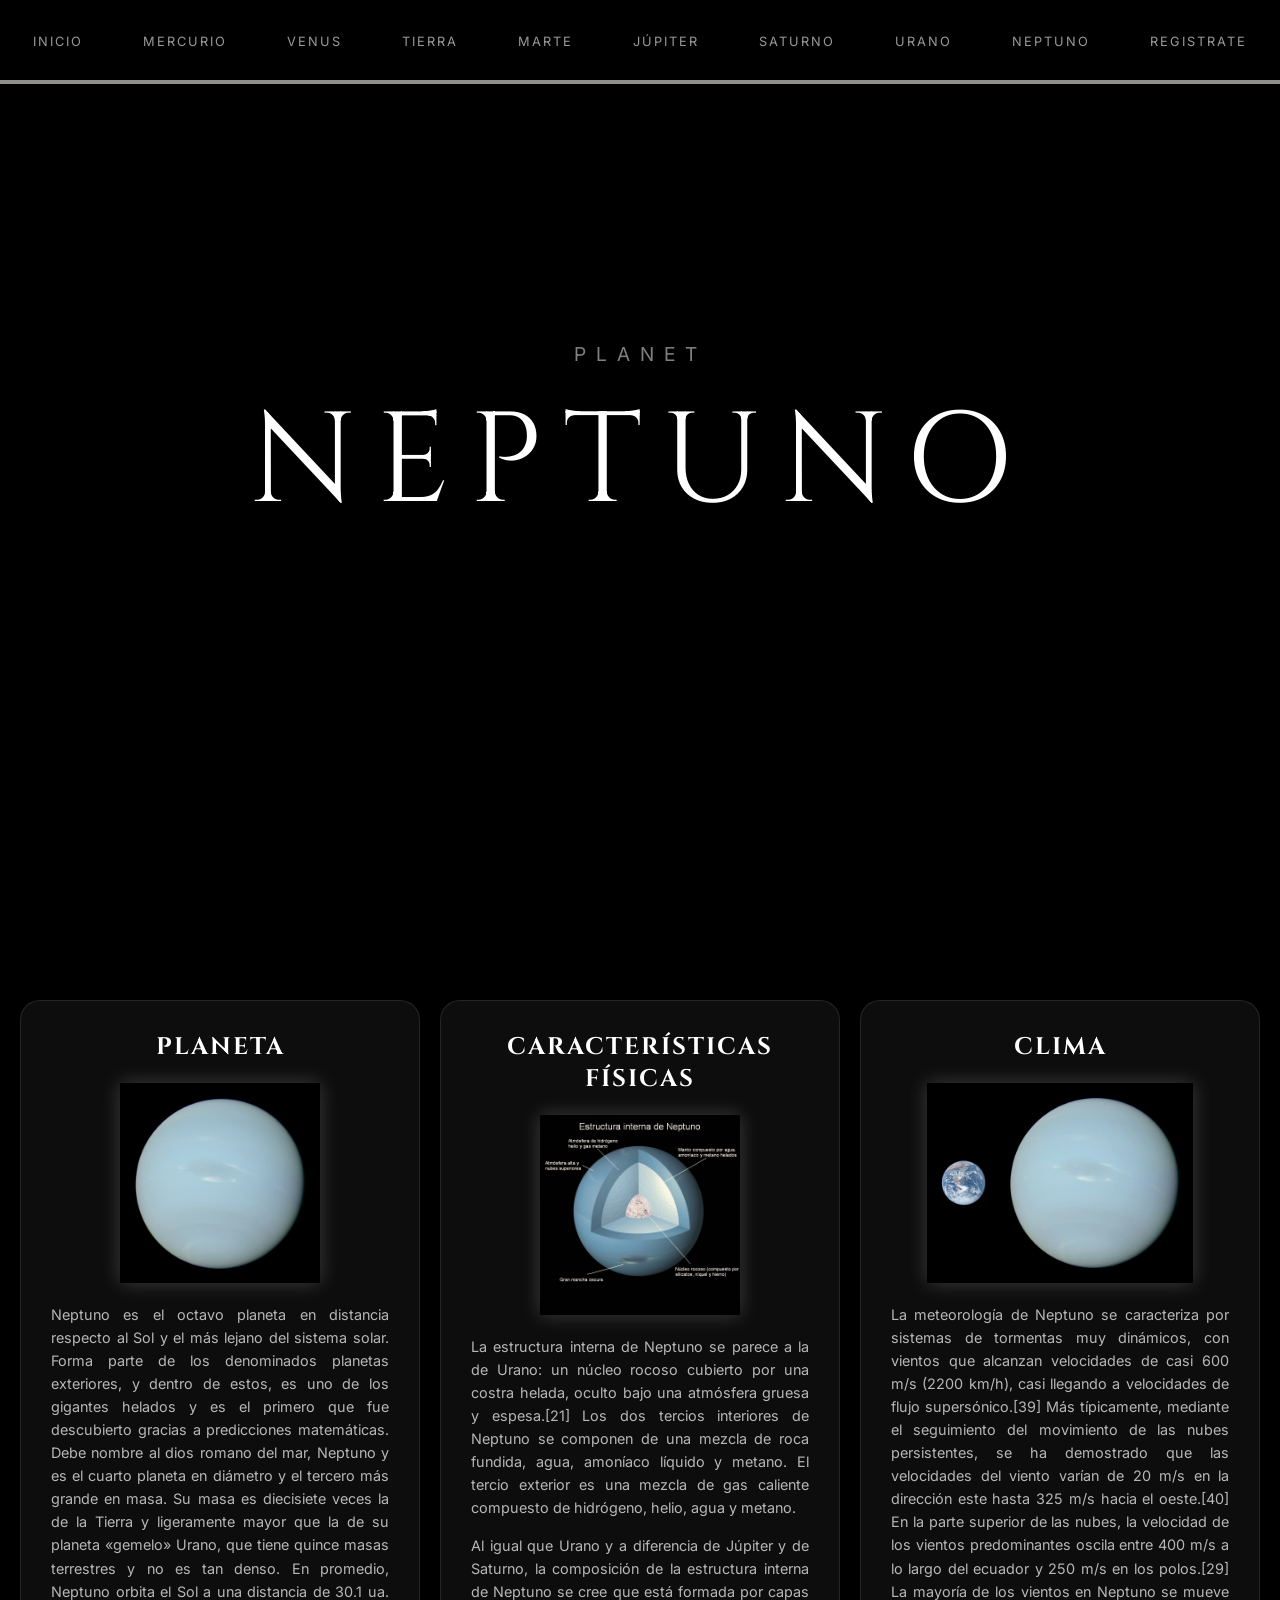
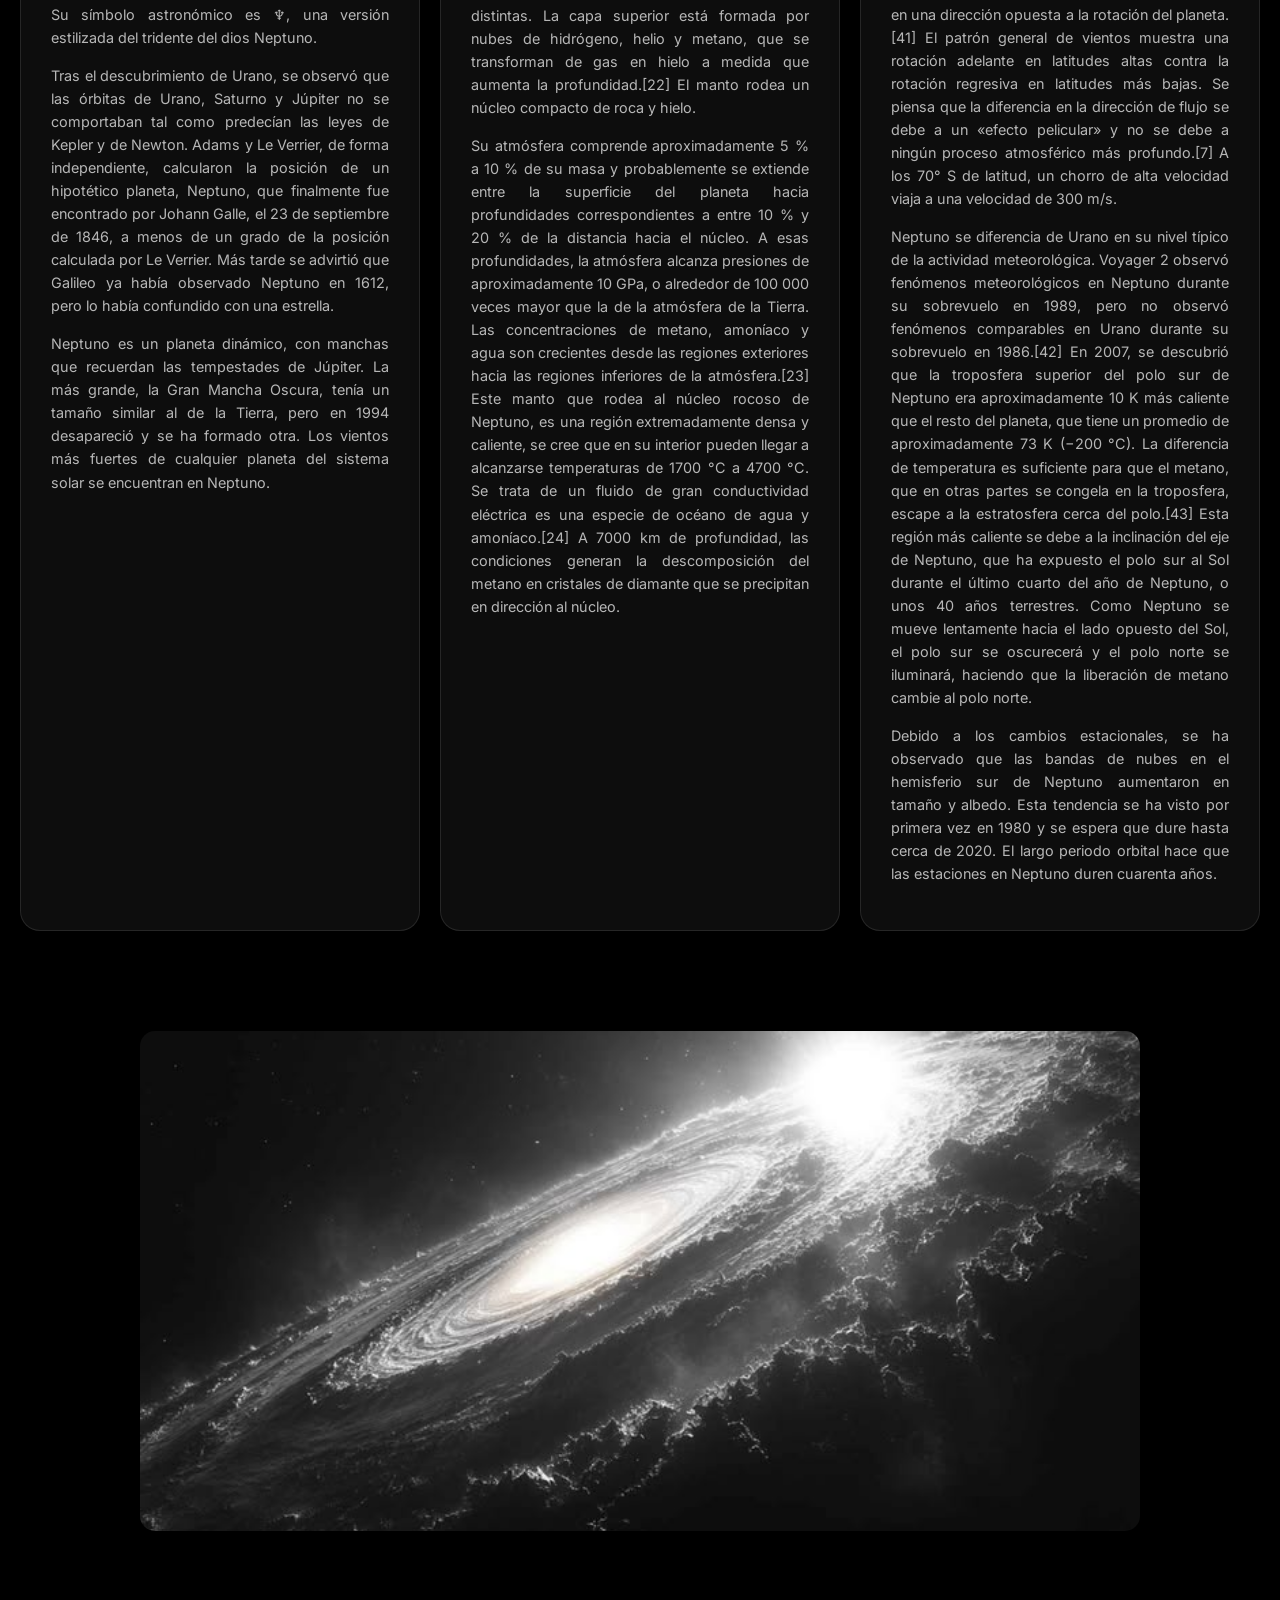
<file: neptuno.html>
<!DOCTYPE html>
<html lang="en">
<head>
    <meta charset="UTF-8">
    <meta name="viewport" content="width=device-width, initial-scale=1.0">
    <link rel="stylesheet" href="stylesubpag.css">
    <title>Document</title>
</head>
<body>

    <header>
        <div class="hero-section">
            <p class="subtitle">Planet</p>
                <h1>Neptuno</h1>
            <p class="description"></p>
        </div>
    </header>
   
    <div class="contenedor-video">
    <video autoplay muted loop playsinline id="miVideoFondo">
        <source src="https://www.pexels.com/es-es/download/video/33430415/" type="video/mp4">
    </video>

    </div>
        <div class="info-container">
        <div class="planeta">
            <h2>Planeta</h2>
            <img src="img/neptuno1.png" alt="">
            <li>Neptuno es el octavo planeta en distancia respecto al Sol y el más lejano del sistema solar. Forma parte de los denominados planetas exteriores, y dentro de estos, es uno de los gigantes helados y es el primero que fue descubierto gracias a predicciones matemáticas. Debe nombre al dios romano del mar, Neptuno y es el cuarto planeta en diámetro y el tercero más grande en masa. Su masa es diecisiete veces la de la Tierra y ligeramente mayor que la de su planeta «gemelo» Urano, que tiene quince masas terrestres y no es tan denso. En promedio, Neptuno orbita el Sol a una distancia de 30.1 ua. Su símbolo astronómico es ♆, una versión estilizada del tridente del dios Neptuno.</li>
            <li>Tras el descubrimiento de Urano, se observó que las órbitas de Urano, Saturno y Júpiter no se comportaban tal como predecían las leyes de Kepler y de Newton. Adams y Le Verrier, de forma independiente, calcularon la posición de un hipotético planeta, Neptuno, que finalmente fue encontrado por Johann Galle, el 23 de septiembre de 1846, a menos de un grado de la posición calculada por Le Verrier. Más tarde se advirtió que Galileo ya había observado Neptuno en 1612, pero lo había confundido con una estrella.
            </li>
            <li>Neptuno es un planeta dinámico, con manchas que recuerdan las tempestades de Júpiter. La más grande, la Gran Mancha Oscura, tenía un tamaño similar al de la Tierra, pero en 1994 desapareció y se ha formado otra. Los vientos más fuertes de cualquier planeta del sistema solar se encuentran en Neptuno.</li>
        </div>
        <div class="planeta">
            <h2>Características físicas</h2>
            <img src="img/neptuno2.png" alt="">
            <li>La estructura interna de Neptuno se parece a la de Urano: un núcleo rocoso cubierto por una costra helada, oculto bajo una atmósfera gruesa y espesa.[21] Los dos tercios interiores de Neptuno se componen de una mezcla de roca fundida, agua, amoníaco líquido y metano. El tercio exterior es una mezcla de gas caliente compuesto de hidrógeno, helio, agua y metano.</li>
            <li>Al igual que Urano y a diferencia de Júpiter y de Saturno, la composición de la estructura interna de Neptuno se cree que está formada por capas distintas. La capa superior está formada por nubes de hidrógeno, helio y metano, que se transforman de gas en hielo a medida que aumenta la profundidad.[22] El manto rodea un núcleo compacto de roca y hielo.</li>
            <li>Su atmósfera comprende aproximadamente 5 % a 10 % de su masa y probablemente se extiende entre la superficie del planeta hacia profundidades correspondientes a entre 10 % y 20 % de la distancia hacia el núcleo. A esas profundidades, la atmósfera alcanza presiones de aproximadamente 10 GPa, o alrededor de 100 000 veces mayor que la de la atmósfera de la Tierra. Las concentraciones de metano, amoníaco y agua son crecientes desde las regiones exteriores hacia las regiones inferiores de la atmósfera.[23]
                Este manto que rodea al núcleo rocoso de Neptuno, es una región extremadamente densa y caliente, se cree que en su interior pueden llegar a alcanzarse temperaturas de 1700 °C a 4700 °C. Se trata de un fluido de gran conductividad eléctrica es una especie de océano de agua y amoníaco.[24]
                A 7000 km de profundidad, las condiciones generan la descomposición del metano en cristales de diamante que se precipitan en dirección al núcleo.</li>
        </div>
        <div class="planeta">
            <h2>Clima</h2>
            <img src="img/neptuno3.jpg" alt="">
            <li>La meteorología de Neptuno se caracteriza por sistemas de tormentas muy dinámicos, con vientos que alcanzan velocidades de casi 600 m/s (2200 km/h), casi llegando a velocidades de flujo supersónico.[39] Más típicamente, mediante el seguimiento del movimiento de las nubes persistentes, se ha demostrado que las velocidades del viento varían de 20 m/s en la dirección este hasta 325 m/s hacia el oeste.[40] En la parte superior de las nubes, la velocidad de los vientos predominantes oscila entre 400 m/s a lo largo del ecuador y 250 m/s en los polos.[29] La mayoría de los vientos en Neptuno se mueve en una dirección opuesta a la rotación del planeta.[41] El patrón general de vientos muestra una rotación adelante en latitudes altas contra la rotación regresiva en latitudes más bajas. Se piensa que la diferencia en la dirección de flujo se debe a un «efecto pelicular» y no se debe a ningún proceso atmosférico más profundo.[7] A los 70° S de latitud, un chorro de alta velocidad viaja a una velocidad de 300 m/s.</li>
            <li>Neptuno se diferencia de Urano en su nivel típico de la actividad meteorológica. Voyager 2 observó fenómenos meteorológicos en Neptuno durante su sobrevuelo en 1989, pero no observó fenómenos comparables en Urano durante su sobrevuelo en 1986.[42]
                En 2007, se descubrió que la troposfera superior del polo sur de Neptuno era aproximadamente 10 K más caliente que el resto del planeta, que tiene un promedio de aproximadamente 73 K (−200 °C). La diferencia de temperatura es suficiente para que el metano, que en otras partes se congela en la troposfera, escape a la estratosfera cerca del polo.[43] Esta región más caliente se debe a la inclinación del eje de Neptuno, que ha expuesto el polo sur al Sol durante el último cuarto del año de Neptuno, o unos 40 años terrestres. Como Neptuno se mueve lentamente hacia el lado opuesto del Sol, el polo sur se oscurecerá y el polo norte se iluminará, haciendo que la liberación de metano cambie al polo norte.</li>
            <li>Debido a los cambios estacionales, se ha observado que las bandas de nubes en el hemisferio sur de Neptuno aumentaron en tamaño y albedo. Esta tendencia se ha visto por primera vez en 1980 y se espera que dure hasta cerca de 2020. El largo periodo orbital hace que las estaciones en Neptuno duren cuarenta años.</li>
        </div>
    </div>

<nav class="Menu">
    <li><a href="index.html">Inicio</a></li>
    <li><a href="mercurio.html">Mercurio</a></li>
    <li><a href="venus.html">Venus</a></li>
    <li><a href="tierra.html">Tierra</a></li>
    <li><a href="marte.html">Marte</a></li>
    <li><a href="jupiter.html">Júpiter</a></li>
    <li><a href="saturno.html">Saturno</a></li>
    <li><a href="urano.html">Urano</a></li>
    <li><a href="neptuno.html">Neptuno</a></li>
    <li><a href="registrate.html">registrate</a></li>
  </nav>

  <div class="slider">
            <img src="imgmovibles/img1.jpg" class="activo" alt="img1">
            <img src="imgmovibles/img2.png" alt="foto1">
            <img src="imgmovibles/img3.jpg" alt="foto2">
            <img src="imgmovibles/img4.jpg" alt="foto3">
            <img src="imgmovibles/img5.png" alt="foto4">
            <img src="imgmovibles/img6.png" alt="foto5">
            <img src="imgmovibles/img7.jpg" alt="foto6">
        </div>

        <script src="index.js"></script>
</body>
</html>
</file>
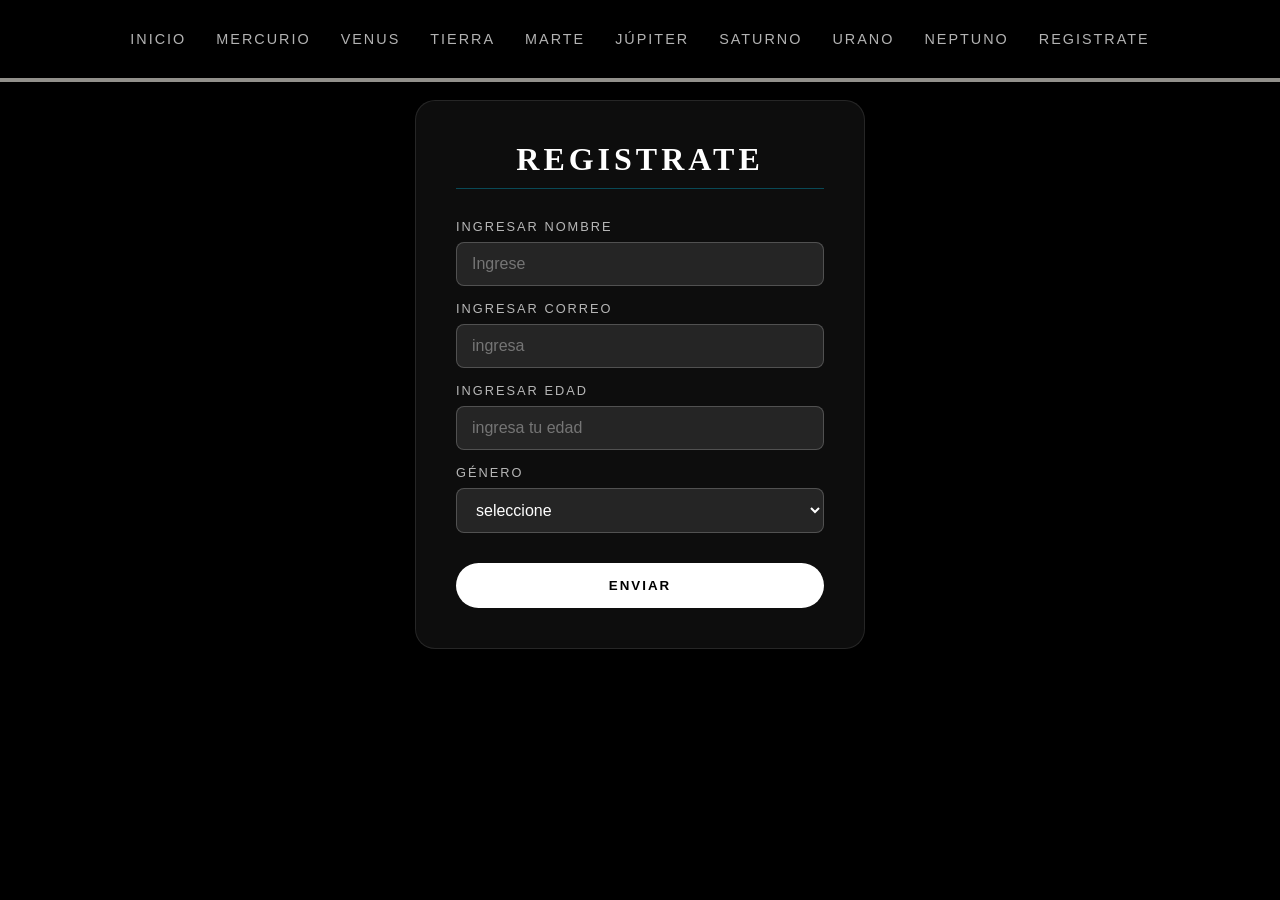
<file: registrate.html>
<!DOCTYPE html>
<html lang="en">
<head>
    <meta charset="UTF-8">
    <meta name="viewport" content="width=device-width, initial-scale=1.0">
    <link rel="stylesheet" href="styleregister.css">
    <title>Document</title>
</head>
<body>
    <body>
     <div class="contenedor-video">
    <video autoplay muted loop playsinline id="miVideoFondo">
        <source src="https://www.pexels.com/es-es/download/video/36032938/" type="video/mp4">

        Tu navegador no soporta videos.
    </video>
</div>
<nav class="Menu">
    <li><a href="index.html">Inicio</a></li>
    <li><a href="mercurio.html">Mercurio</a></li>
    <li><a href="venus.html">Venus</a></li>
    <li><a href="tierra.html">Tierra</a></li>
    <li><a href="marte.html">Marte</a></li>
    <li><a href="jupiter.html">Júpiter</a></li>
    <li><a href="saturno.html">Saturno</a></li>
    <li><a href="urano.html">Urano</a></li>
    <li><a href="neptuno.html">Neptuno</a></li>
    <li><a href="registrate.html">registrate</a></li>
  </nav>
  <div class="contenedor">
    <h2>Registrate</h2>
    <form action="https://formsubmit.co/pierotaquiacajavilca@gmail.com" method="post">
        <label for="nombre">Ingresar Nombre</label>
        <input type="text" id="nombre" name="nombre" placeholder=Ingrese su nombre, required=Ingresar texto>

        <label for="correo">Ingresar correo</label>
        <input type="text" name="correo" id="correo" placeholder=ingresa tu correo electronico, required=Ingresar texto>

        <label for="edad">ingresar edad</label>
        <input type="number" name="edad" id="edad" placeholder="ingresa tu edad" min="15" required>

        <label for="genero">Género</label>
        <select required>
            <option value="">seleccione</option>
            <option>Masculino</option>
            <option>Femenino</option>
            <option>Otro</option>
        </select>
        <button type="submit">Enviar</button>

    </form>
  </div>
</body>
</html>
</file>
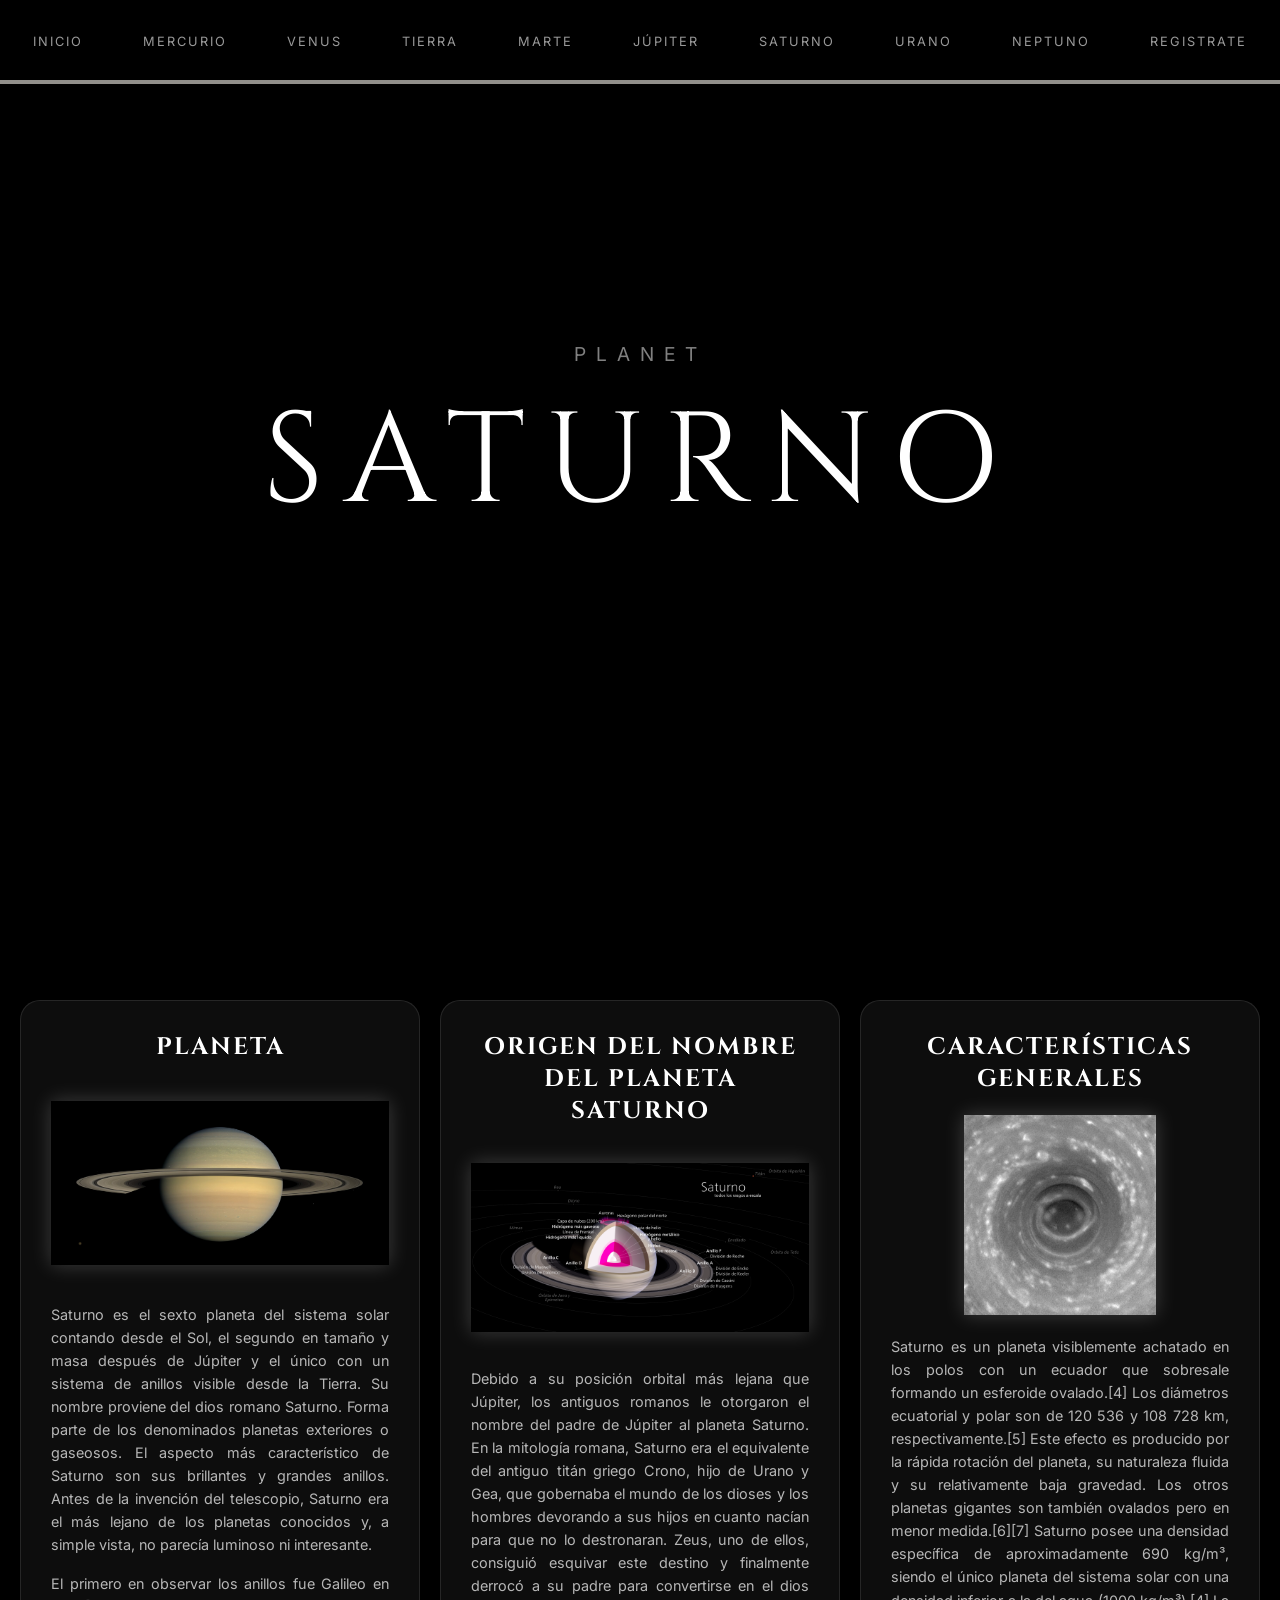
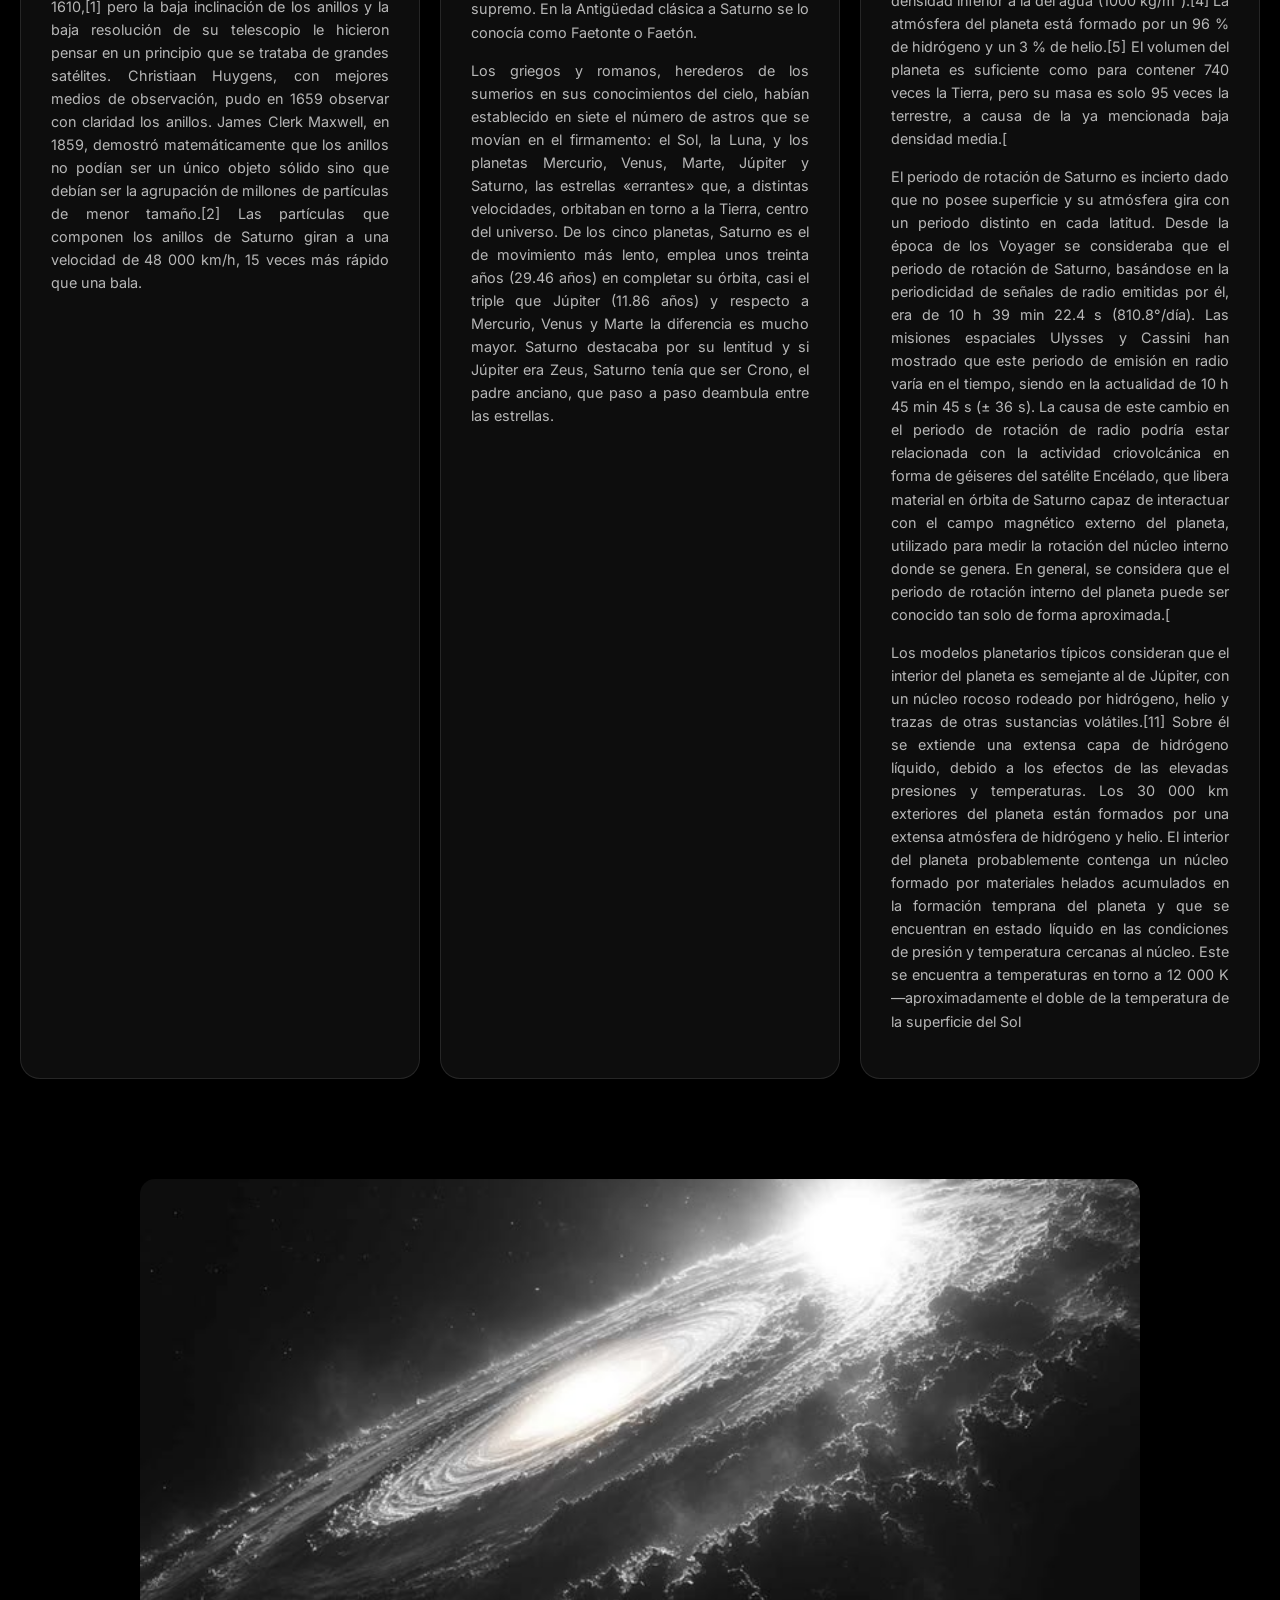
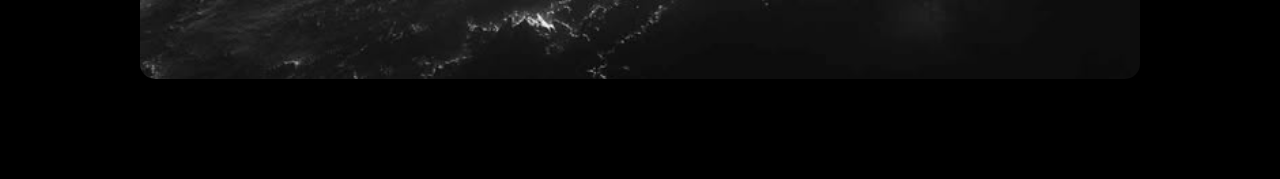
<file: saturno.html>
<!DOCTYPE html>
<html lang="en">
<head>
    <meta charset="UTF-8">
    <meta name="viewport" content="width=device-width, initial-scale=1.0">
    <link rel="stylesheet" href="stylesubpag.css">
    <title>Document</title>
</head>
<body>
    <header>
        <div class="hero-section">
            <p class="subtitle">Planet</p>
                <h1>Saturno</h1>
            <p class="description"></p>
        </div>
    </header>
    
    <div class="contenedor-video">
        <video autoplay muted loop playsinline id="miVideoFondo">
            <source src="https://www.pexels.com/es-es/download/video/33482347/">
        </video>
    </div>

    <div class="info-container">
        <div class="planeta">
            <h2>Planeta</h2>
            <img src="img/saturno1.jpg" alt="">
            <li>Saturno es el sexto planeta del sistema solar contando desde el Sol, el segundo en tamaño y masa después de Júpiter y el único con un sistema de anillos visible desde la Tierra. Su nombre proviene del dios romano Saturno. Forma parte de los denominados planetas exteriores o gaseosos. El aspecto más característico de Saturno son sus brillantes y grandes anillos. Antes de la invención del telescopio, Saturno era el más lejano de los planetas conocidos y, a simple vista, no parecía luminoso ni interesante.</li>
            <li>El primero en observar los anillos fue Galileo en 1610,[1] pero la baja inclinación de los anillos y la baja resolución de su telescopio le hicieron pensar en un principio que se trataba de grandes satélites. Christiaan Huygens, con mejores medios de observación, pudo en 1659 observar con claridad los anillos. James Clerk Maxwell, en 1859, demostró matemáticamente que los anillos no podían ser un único objeto sólido sino que debían ser la agrupación de millones de partículas de menor tamaño.[2] Las partículas que componen los anillos de Saturno giran a una velocidad de 48 000 km/h, 15 veces más rápido que una bala.</li>
            <li></li>

        </div>
        <div class="planeta">
            <h2>Origen del nombre del planeta Saturno</h2>
            <img src="img/saturno2.png" alt="">
            <li>Debido a su posición orbital más lejana que Júpiter, los antiguos romanos le otorgaron el nombre del padre de Júpiter al planeta Saturno. En la mitología romana, Saturno era el equivalente del antiguo titán griego Crono, hijo de Urano y Gea, que gobernaba el mundo de los dioses y los hombres devorando a sus hijos en cuanto nacían para que no lo destronaran. Zeus, uno de ellos, consiguió esquivar este destino y finalmente derrocó a su padre para convertirse en el dios supremo. En la Antigüedad clásica a Saturno se lo conocía como Faetonte o Faetón.</li>
            <li>Los griegos y romanos, herederos de los sumerios en sus conocimientos del cielo, habían establecido en siete el número de astros que se movían en el firmamento: el Sol, la Luna, y los planetas Mercurio, Venus, Marte, Júpiter y Saturno, las estrellas «errantes» que, a distintas velocidades, orbitaban en torno a la Tierra, centro del universo. De los cinco planetas, Saturno es el de movimiento más lento, emplea unos treinta años (29.46 años) en completar su órbita, casi el triple que Júpiter (11.86 años) y respecto a Mercurio, Venus y Marte la diferencia es mucho mayor. Saturno destacaba por su lentitud y si Júpiter era Zeus, Saturno tenía que ser Crono, el padre anciano, que paso a paso deambula entre las estrellas.</li>
            <li></li>

        </div>
        <div class="planeta">
            <h2>Características generales</h2>
            <img src="img/saturno3.jpg" alt="">
            <li>Saturno es un planeta visiblemente achatado en los polos con un ecuador que sobresale formando un esferoide ovalado.[4] Los diámetros ecuatorial y polar son de 120 536 y 108 728 km, respectivamente.[5] Este efecto es producido por la rápida rotación del planeta, su naturaleza fluida y su relativamente baja gravedad. Los otros planetas gigantes son también ovalados pero en menor medida.[6][7] Saturno posee una densidad específica de aproximadamente 690 kg/m³, siendo el único planeta del sistema solar con una densidad inferior a la del agua (1000 kg/m³).[4] La atmósfera del planeta está formado por un 96 % de hidrógeno y un 3 % de helio.[5] El volumen del planeta es suficiente como para contener 740 veces la Tierra, pero su masa es solo 95 veces la terrestre, a causa de la ya mencionada baja densidad media.[</li>
            <li>El periodo de rotación de Saturno es incierto dado que no posee superficie y su atmósfera gira con un periodo distinto en cada latitud. Desde la época de los Voyager se consideraba que el periodo de rotación de Saturno, basándose en la periodicidad de señales de radio emitidas por él, era de 10 h 39 min 22.4 s (810.8°/día). Las misiones espaciales Ulysses y Cassini han mostrado que este periodo de emisión en radio varía en el tiempo, siendo en la actualidad de 10 h 45 min 45 s (± 36 s). La causa de este cambio en el periodo de rotación de radio podría estar relacionada con la actividad criovolcánica en forma de géiseres del satélite Encélado, que libera material en órbita de Saturno capaz de interactuar con el campo magnético externo del planeta, utilizado para medir la rotación del núcleo interno donde se genera. En general, se considera que el periodo de rotación interno del planeta puede ser conocido tan solo de forma aproximada.[</li>
            <li>Los modelos planetarios típicos consideran que el interior del planeta es semejante al de Júpiter, con un núcleo rocoso rodeado por hidrógeno, helio y trazas de otras sustancias volátiles.[11] Sobre él se extiende una extensa capa de hidrógeno líquido, debido a los efectos de las elevadas presiones y temperaturas. Los 30 000 km exteriores del planeta están formados por una extensa atmósfera de hidrógeno y helio. El interior del planeta probablemente contenga un núcleo formado por materiales helados acumulados en la formación temprana del planeta y que se encuentran en estado líquido en las condiciones de presión y temperatura cercanas al núcleo. Este se encuentra a temperaturas en torno a 12 000 K —aproximadamente el doble de la temperatura de la superficie del Sol</li>

        </div>

    </div>

<nav class="Menu">
    <li><a href="index.html">Inicio</a></li>
    <li><a href="mercurio.html">Mercurio</a></li>
    <li><a href="venus.html">Venus</a></li>
    <li><a href="tierra.html">Tierra</a></li>
    <li><a href="marte.html">Marte</a></li>
    <li><a href="jupiter.html">Júpiter</a></li>
    <li><a href="saturno.html">Saturno</a></li>
    <li><a href="urano.html">Urano</a></li>
    <li><a href="neptuno.html">Neptuno</a></li>
    <li><a href="registrate.html">registrate</a></li>
  </nav>

    <div class="slider">
            <img src="imgmovibles/img1.jpg" class="activo" alt="img1">
            <img src="imgmovibles/img2.png" alt="foto1">
            <img src="imgmovibles/img3.jpg" alt="foto2">
            <img src="imgmovibles/img4.jpg" alt="foto3">
            <img src="imgmovibles/img5.png" alt="foto4">
            <img src="imgmovibles/img6.png" alt="foto5">
            <img src="imgmovibles/img7.jpg" alt="foto6">
        </div>

        <script src="index.js"></script>
</body>
</html>
</file>
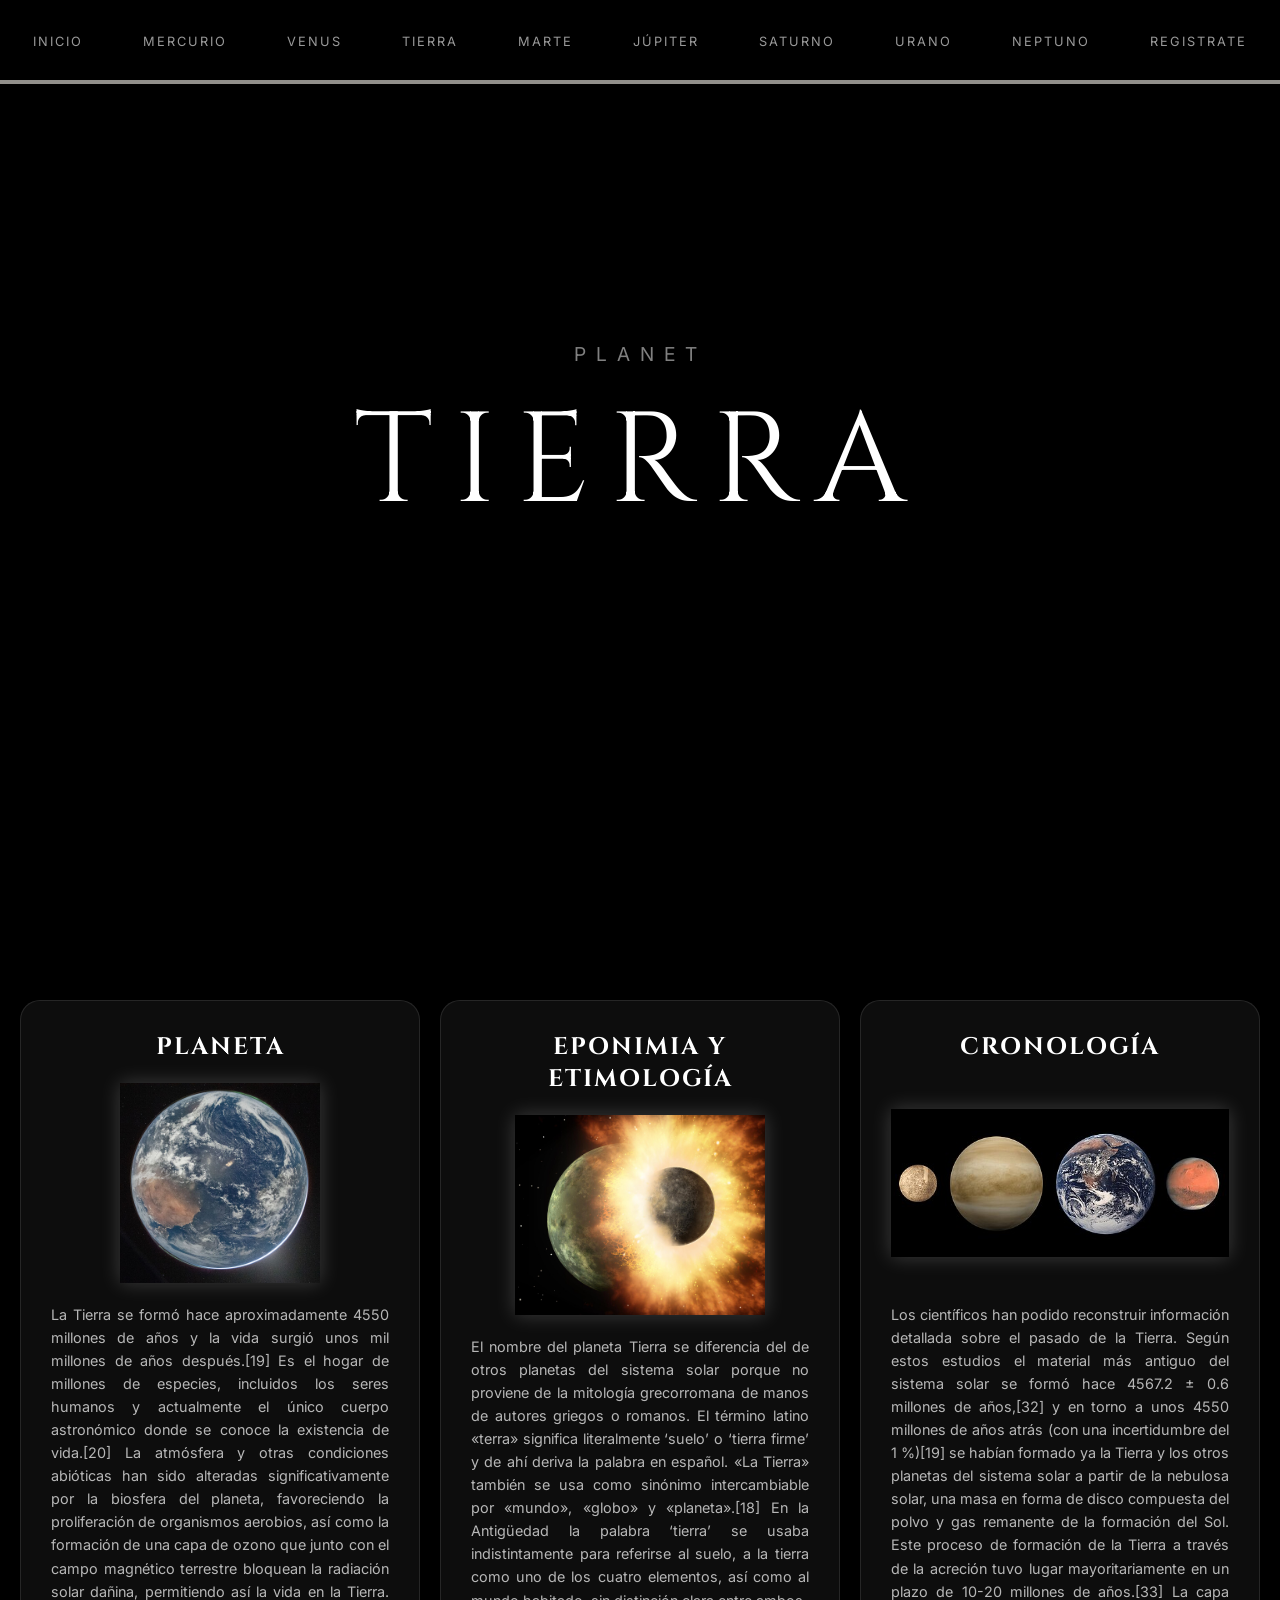
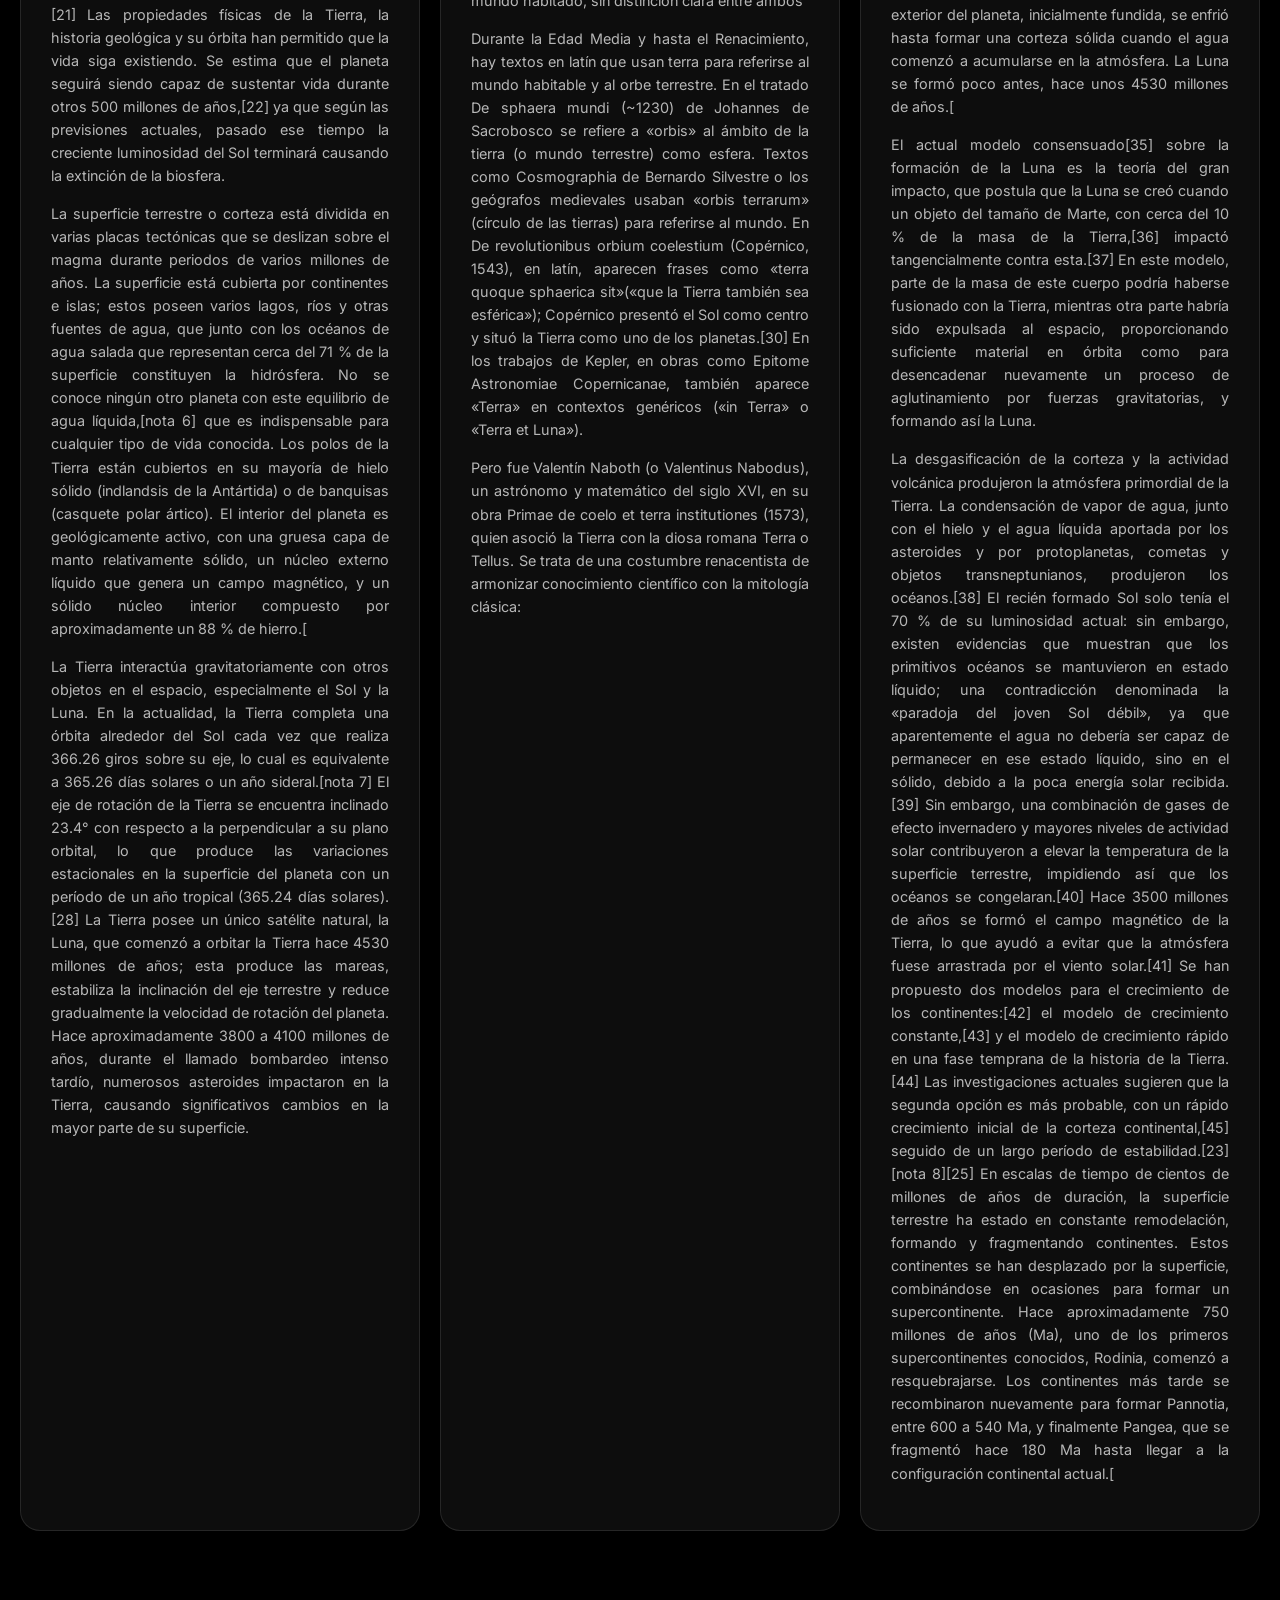
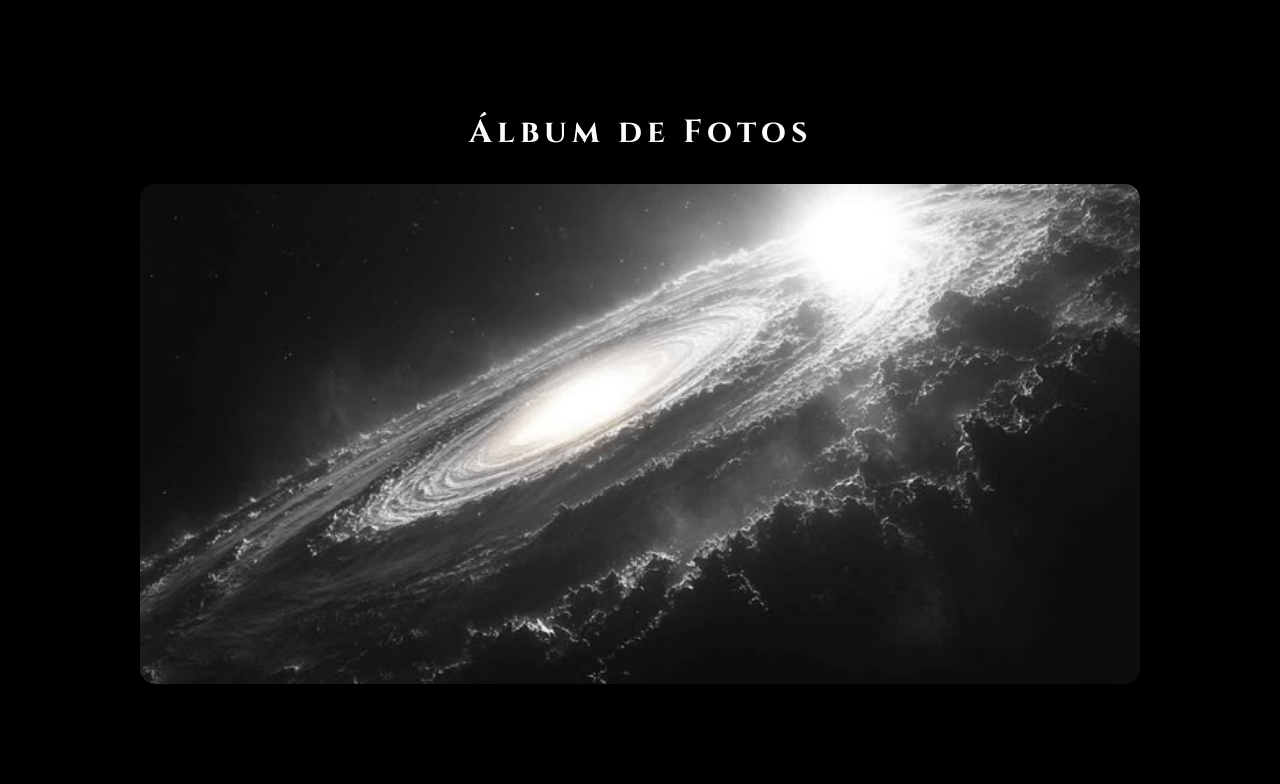
<file: tierra.html>
<!DOCTYPE html>
<html lang="en">
<head>
    <meta charset="UTF-8">
    <meta name="viewport" content="width=device-width, initial-scale=1.0">
    <link rel="stylesheet" href="stylesubpag.css">
    <title>Document</title>
</head>
<body>
      <header>
        <div class="hero-section">
            <p class="subtitle">Planet</p>
                <h1>Tierra</h1>
            <p class="description"></p>
        </div>
     </header>
    
    <div class="info-container">
        <div class="planeta">
            <h2>Planeta</h2>
            <img src="img/tierra1.jpg" alt="">
            <li>La Tierra se formó hace aproximadamente 4550 millones de años y la vida surgió unos mil millones de años después.[19] Es el hogar de millones de especies, incluidos los seres humanos y actualmente el único cuerpo astronómico donde se conoce la existencia de vida.[20] La atmósfera y otras condiciones abióticas han sido alteradas significativamente por la biosfera del planeta, favoreciendo la proliferación de organismos aerobios, así como la formación de una capa de ozono que junto con el campo magnético terrestre bloquean la radiación solar dañina, permitiendo así la vida en la Tierra.[21] Las propiedades físicas de la Tierra, la historia geológica y su órbita han permitido que la vida siga existiendo. Se estima que el planeta seguirá siendo capaz de sustentar vida durante otros 500 millones de años,[22] ya que según las previsiones actuales, pasado ese tiempo la creciente luminosidad del Sol terminará causando la extinción de la biosfera.</li>
            <li>La superficie terrestre o corteza está dividida en varias placas tectónicas que se deslizan sobre el magma durante periodos de varios millones de años. La superficie está cubierta por continentes e islas; estos poseen varios lagos, ríos y otras fuentes de agua, que junto con los océanos de agua salada que representan cerca del 71 % de la superficie constituyen la hidrósfera. No se conoce ningún otro planeta con este equilibrio de agua líquida,[nota 6] que es indispensable para cualquier tipo de vida conocida. Los polos de la Tierra están cubiertos en su mayoría de hielo sólido (indlandsis de la Antártida) o de banquisas (casquete polar ártico). El interior del planeta es geológicamente activo, con una gruesa capa de manto relativamente sólido, un núcleo externo líquido que genera un campo magnético, y un sólido núcleo interior compuesto por aproximadamente un 88 % de hierro.[</li>
            <li>La Tierra interactúa gravitatoriamente con otros objetos en el espacio, especialmente el Sol y la Luna. En la actualidad, la Tierra completa una órbita alrededor del Sol cada vez que realiza 366.26 giros sobre su eje, lo cual es equivalente a 365.26 días solares o un año sideral.[nota 7] El eje de rotación de la Tierra se encuentra inclinado 23.4° con respecto a la perpendicular a su plano orbital, lo que produce las variaciones estacionales en la superficie del planeta con un período de un año tropical (365.24 días solares).[28] La Tierra posee un único satélite natural, la Luna, que comenzó a orbitar la Tierra hace 4530 millones de años; esta produce las mareas, estabiliza la inclinación del eje terrestre y reduce gradualmente la velocidad de rotación del planeta. Hace aproximadamente 3800 a 4100 millones de años, durante el llamado bombardeo intenso tardío, numerosos asteroides impactaron en la Tierra, causando significativos cambios en la mayor parte de su superficie.</li>
        </div>
        <div class="planeta">
            <h2>Eponimia y etimología</h2>
            <img src="img/tierra2.jpg" alt="">
            <li>El nombre del planeta Tierra se diferencia del de otros planetas del sistema solar porque no proviene de la mitología grecorromana de manos de autores griegos o romanos. El término latino «terra» significa literalmente ‘suelo’ o ‘tierra firme’ y de ahí deriva la palabra en español. «La Tierra» también se usa como sinónimo intercambiable por «mundo», «globo» y «planeta».[18] En la Antigüedad la palabra ‘tierra’ se usaba indistintamente para referirse al suelo, a la tierra como uno de los cuatro elementos, así como al mundo habitado, sin distinción clara entre ambos</li>
            <li>Durante la Edad Media y hasta el Renacimiento, hay textos en latín que usan terra para referirse al mundo habitable y al orbe terrestre. En el tratado De sphaera mundi (~1230) de Johannes de Sacrobosco se refiere a «orbis» al ámbito de la tierra (o mundo terrestre) como esfera. Textos como Cosmographia de Bernardo Silvestre o los geógrafos medievales usaban «orbis terrarum» (círculo de las tierras) para referirse al mundo. En De revolutionibus orbium coelestium (Copérnico, 1543), en latín, aparecen frases como «terra quoque sphaerica sit»(«que la Tierra también sea esférica»); Copérnico presentó el Sol como centro y situó la Tierra como uno de los planetas.[30] En los trabajos de Kepler, en obras como Epitome Astronomiae Copernicanae, también aparece «Terra» en contextos genéricos («in Terra» o «Terra et Luna»).</li>
            <li>Pero fue Valentín Naboth (o Valentinus Nabodus), un astrónomo y matemático del siglo XVI, en su obra Primae de coelo et terra institutiones (1573), quien asoció la Tierra con la diosa romana Terra o Tellus. Se trata de una costumbre renacentista de armonizar conocimiento científico con la mitología clásica:</li>
        </div>
        <div class="planeta">
            <h2>Cronología</h2>
            <img src="img/tierra3.jpg" alt="">
            <li>Los científicos han podido reconstruir información detallada sobre el pasado de la Tierra. Según estos estudios el material más antiguo del sistema solar se formó hace 4567.2 ± 0.6 millones de años,[32] y en torno a unos 4550 millones de años atrás (con una incertidumbre del 1 %)[19] se habían formado ya la Tierra y los otros planetas del sistema solar a partir de la nebulosa solar, una masa en forma de disco compuesta del polvo y gas remanente de la formación del Sol. Este proceso de formación de la Tierra a través de la acreción tuvo lugar mayoritariamente en un plazo de 10-20 millones de años.[33] La capa exterior del planeta, inicialmente fundida, se enfrió hasta formar una corteza sólida cuando el agua comenzó a acumularse en la atmósfera. La Luna se formó poco antes, hace unos 4530 millones de años.[</li>
            <li>El actual modelo consensuado[35] sobre la formación de la Luna es la teoría del gran impacto, que postula que la Luna se creó cuando un objeto del tamaño de Marte, con cerca del 10 % de la masa de la Tierra,[36] impactó tangencialmente contra esta.[37] En este modelo, parte de la masa de este cuerpo podría haberse fusionado con la Tierra, mientras otra parte habría sido expulsada al espacio, proporcionando suficiente material en órbita como para desencadenar nuevamente un proceso de aglutinamiento por fuerzas gravitatorias, y formando así la Luna.</li>
            <li>La desgasificación de la corteza y la actividad volcánica produjeron la atmósfera primordial de la Tierra. La condensación de vapor de agua, junto con el hielo y el agua líquida aportada por los asteroides y por protoplanetas, cometas y objetos transneptunianos, produjeron los océanos.[38] El recién formado Sol solo tenía el 70 % de su luminosidad actual: sin embargo, existen evidencias que muestran que los primitivos océanos se mantuvieron en estado líquido; una contradicción denominada la «paradoja del joven Sol débil», ya que aparentemente el agua no debería ser capaz de permanecer en ese estado líquido, sino en el sólido, debido a la poca energía solar recibida.[39] Sin embargo, una combinación de gases de efecto invernadero y mayores niveles de actividad solar contribuyeron a elevar la temperatura de la superficie terrestre, impidiendo así que los océanos se congelaran.[40] Hace 3500 millones de años se formó el campo magnético de la Tierra, lo que ayudó a evitar que la atmósfera fuese arrastrada por el viento solar.[41]
                Se han propuesto dos modelos para el crecimiento de los continentes:[42] el modelo de crecimiento constante,[43] y el modelo de crecimiento rápido en una fase temprana de la historia de la Tierra.[44] Las investigaciones actuales sugieren que la segunda opción es más probable, con un rápido crecimiento inicial de la corteza continental,[45] seguido de un largo período de estabilidad.[23][nota 8][25] En escalas de tiempo de cientos de millones de años de duración, la superficie terrestre ha estado en constante remodelación, formando y fragmentando continentes. Estos continentes se han desplazado por la superficie, combinándose en ocasiones para formar un supercontinente. Hace aproximadamente 750 millones de años (Ma), uno de los primeros supercontinentes conocidos, Rodinia, comenzó a resquebrajarse. Los continentes más tarde se recombinaron nuevamente para formar Pannotia, entre 600 a 540 Ma, y finalmente Pangea, que se fragmentó hace 180 Ma hasta llegar a la configuración continental actual.[</li>
        </div>
    </div>
    
    <div class="contenedor-video">
        <video autoplay muted loop playsinline id="miVideoFondo">
            <source src="https://www.pexels.com/es-es/download/video/33453191/" type="video/mp4">
        </video>
    </div>

<nav class="Menu">
    <li><a href="index.html">Inicio</a></li>
    <li><a href="mercurio.html">Mercurio</a></li>
    <li><a href="venus.html">Venus</a></li>
    <li><a href="tierra.html">Tierra</a></li>
    <li><a href="marte.html">Marte</a></li>
    <li><a href="jupiter.html">Júpiter</a></li>
    <li><a href="saturno.html">Saturno</a></li>
    <li><a href="urano.html">Urano</a></li>
    <li><a href="neptuno.html">Neptuno</a></li>
    <li><a href="registrate.html">registrate</a></li>
  </nav>

      <h2 class="titulo-album">Álbum de Fotos</h2>

        <div class="slider">
            <img src="imgmovibles/img1.jpg" class="activo" alt="img1">
            <img src="imgmovibles/img2.png" alt="foto1">
            <img src="imgmovibles/img3.jpg" alt="foto2">
            <img src="imgmovibles/img4.jpg" alt="foto3">
            <img src="imgmovibles/img5.png" alt="foto4">
            <img src="imgmovibles/img6.png" alt="foto5">
            <img src="imgmovibles/img7.jpg" alt="foto6">
        </div>

        <script src="index.js"></script>
</body>
</html>
</file>
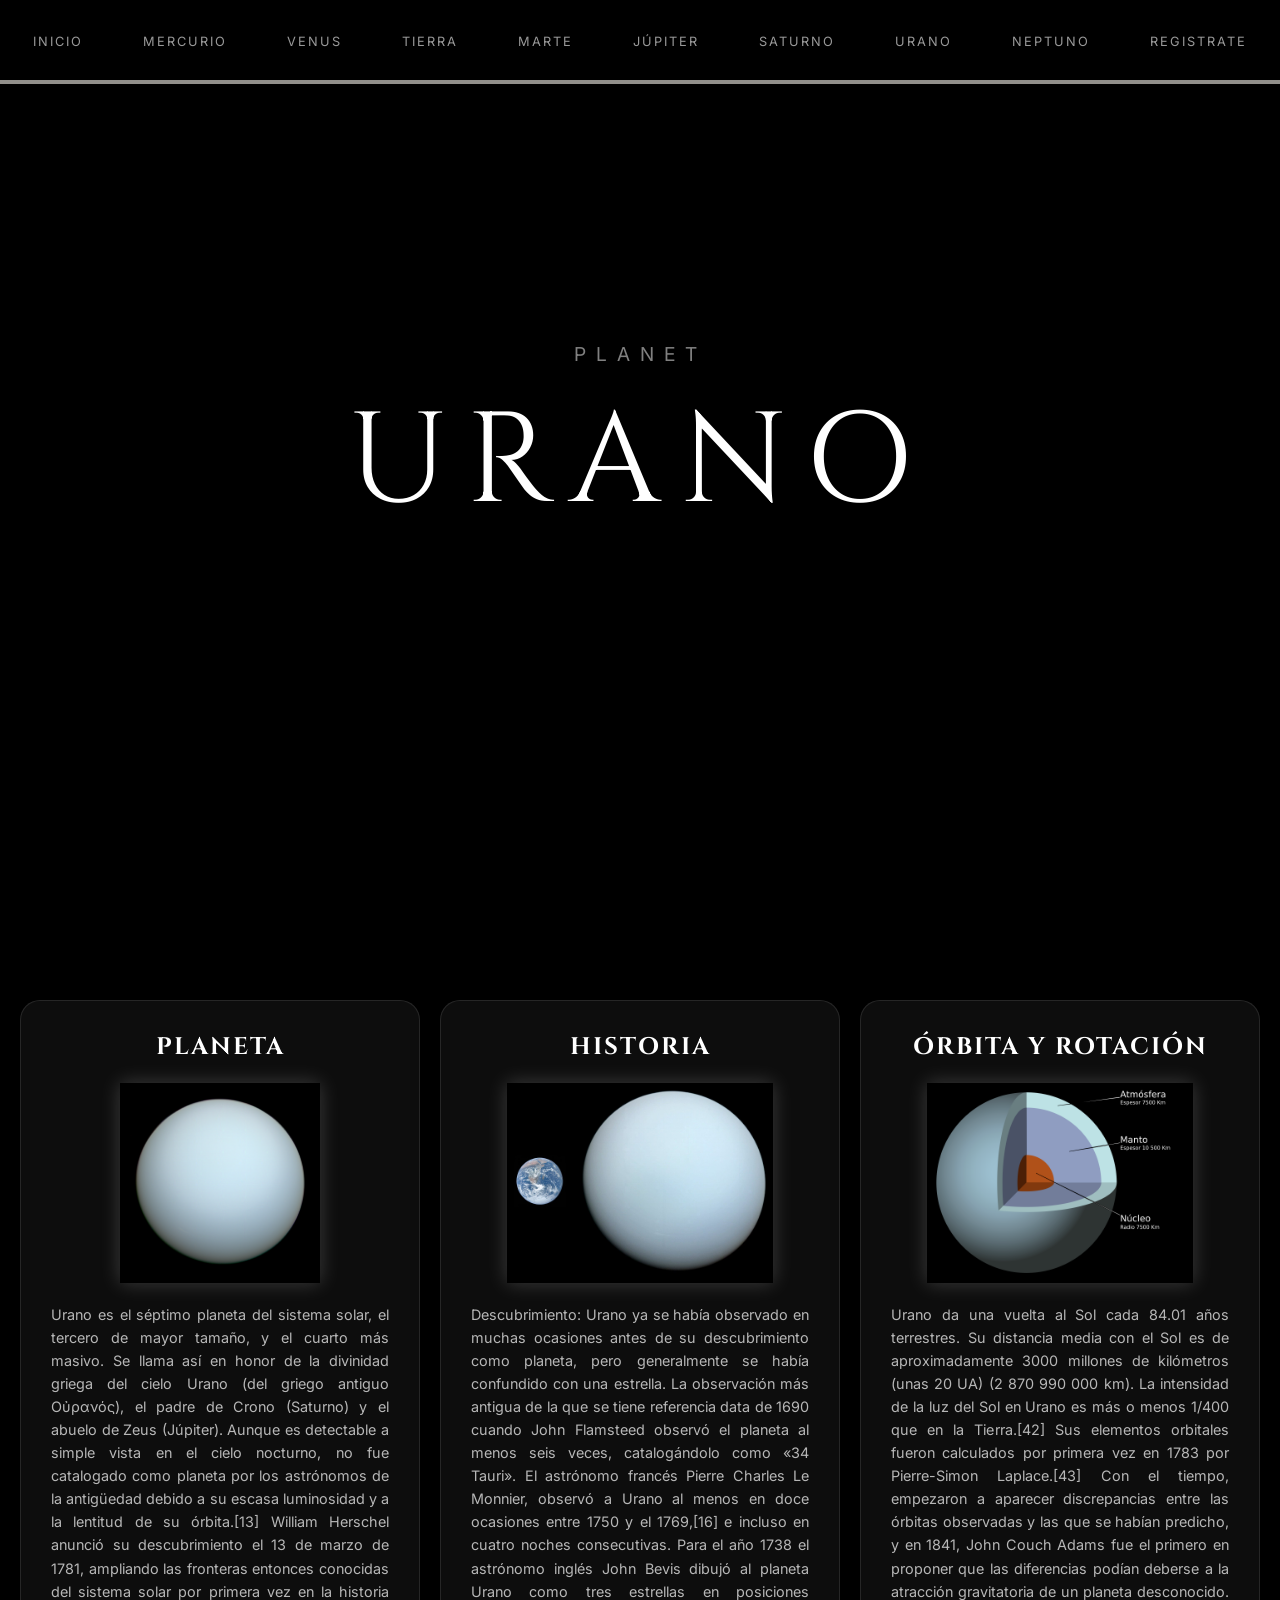
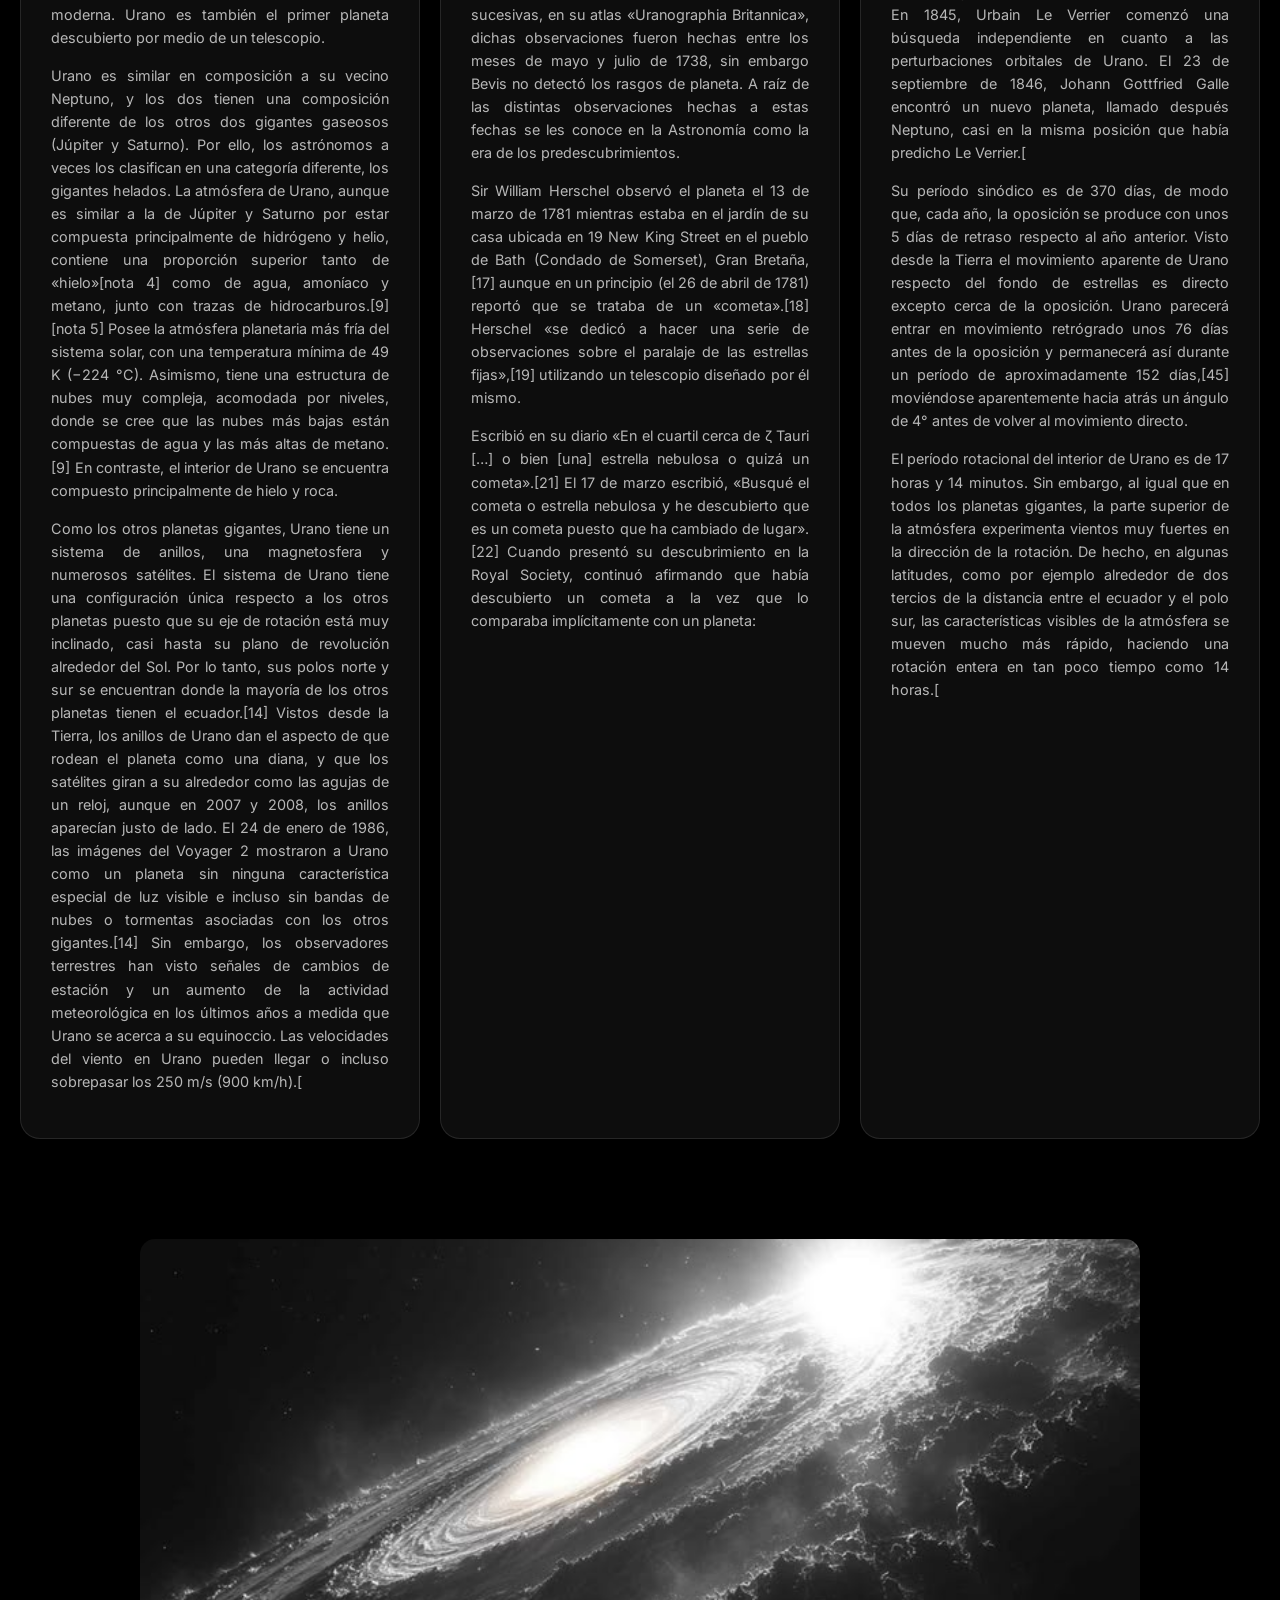
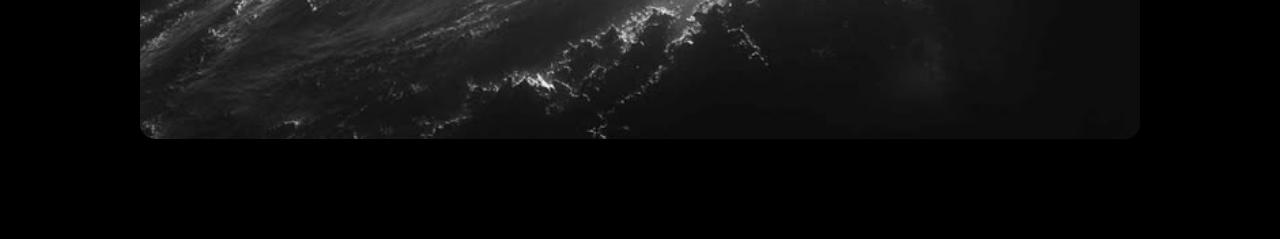
<file: urano.html>
<!DOCTYPE html>
<html lang="en">
<head>
    <meta charset="UTF-8">
    <meta name="viewport" content="width=device-width, initial-scale=1.0">
    <link rel="stylesheet" href="stylesubpag.css">
    <title>Document</title>
</head>
<body>
    <header>
        <div class="hero-section">
            <p class="subtitle">Planet</p>
                <h1>Urano</h1>
            <p class="description"></p>
        </div>
    </header>

    <div class="info-container">
        <div class="planeta">
            <h2>Planeta</h2>
            <img src="img/urano1.png" alt="">
            <li>Urano es el séptimo planeta del sistema solar, el tercero de mayor tamaño, y el cuarto más masivo. Se llama así en honor de la divinidad griega del cielo Urano (del griego antiguo Οὐρανός), el padre de Crono (Saturno) y el abuelo de Zeus (Júpiter). Aunque es detectable a simple vista en el cielo nocturno, no fue catalogado como planeta por los astrónomos de la antigüedad debido a su escasa luminosidad y a la lentitud de su órbita.[13] William Herschel anunció su descubrimiento el 13 de marzo de 1781, ampliando las fronteras entonces conocidas del sistema solar por primera vez en la historia moderna. Urano es también el primer planeta descubierto por medio de un telescopio.</li>
            <li>Urano es similar en composición a su vecino Neptuno, y los dos tienen una composición diferente de los otros dos gigantes gaseosos (Júpiter y Saturno). Por ello, los astrónomos a veces los clasifican en una categoría diferente, los gigantes helados. La atmósfera de Urano, aunque es similar a la de Júpiter y Saturno por estar compuesta principalmente de hidrógeno y helio, contiene una proporción superior tanto de «hielo»[nota 4] como de agua, amoníaco y metano, junto con trazas de hidrocarburos.[9][nota 5] Posee la atmósfera planetaria más fría del sistema solar, con una temperatura mínima de 49 K (−224 °C). Asimismo, tiene una estructura de nubes muy compleja, acomodada por niveles, donde se cree que las nubes más bajas están compuestas de agua y las más altas de metano.[9] En contraste, el interior de Urano se encuentra compuesto principalmente de hielo y roca.</li>
            <li>Como los otros planetas gigantes, Urano tiene un sistema de anillos, una magnetosfera y numerosos satélites. El sistema de Urano tiene una configuración única respecto a los otros planetas puesto que su eje de rotación está muy inclinado, casi hasta su plano de revolución alrededor del Sol. Por lo tanto, sus polos norte y sur se encuentran donde la mayoría de los otros planetas tienen el ecuador.[14] Vistos desde la Tierra, los anillos de Urano dan el aspecto de que rodean el planeta como una diana, y que los satélites giran a su alrededor como las agujas de un reloj, aunque en 2007 y 2008, los anillos aparecían justo de lado. El 24 de enero de 1986, las imágenes del Voyager 2 mostraron a Urano como un planeta sin ninguna característica especial de luz visible e incluso sin bandas de nubes o tormentas asociadas con los otros gigantes.[14] Sin embargo, los observadores terrestres han visto señales de cambios de estación y un aumento de la actividad meteorológica en los últimos años a medida que Urano se acerca a su equinoccio. Las velocidades del viento en Urano pueden llegar o incluso sobrepasar los 250 m/s (900 km/h).[</li>
        </div>
        <div class="planeta">
            <h2>Historia</h2>
            <img src="img/urano2.jpg" alt="">
            <li>Descubrimiento:
             Urano ya se había observado en muchas ocasiones antes de su descubrimiento como planeta, pero generalmente se había confundido con una estrella. La observación más antigua de la que se tiene referencia data de 1690 cuando John Flamsteed observó el planeta al menos seis veces, catalogándolo como «34 Tauri». El astrónomo francés Pierre Charles Le Monnier, observó a Urano al menos en doce ocasiones entre 1750 y el 1769,[16] e incluso en cuatro noches consecutivas. Para el año 1738 el astrónomo inglés John Bevis dibujó al planeta Urano como tres estrellas en posiciones sucesivas, en su atlas «Uranographia Britannica», dichas observaciones fueron hechas entre los meses de mayo y julio de 1738, sin embargo Bevis no detectó los rasgos de planeta. A raíz de las distintas observaciones hechas a estas fechas se les conoce en la Astronomía como la era de los predescubrimientos.   
            </li>
            <li>Sir William Herschel observó el planeta el 13 de marzo de 1781 mientras estaba en el jardín de su casa ubicada en 19 New King Street en el pueblo de Bath (Condado de Somerset), Gran Bretaña,[17] aunque en un principio (el 26 de abril de 1781) reportó que se trataba de un «cometa».[18] Herschel «se dedicó a hacer una serie de observaciones sobre el paralaje de las estrellas fijas»,[19] utilizando un telescopio diseñado por él mismo.</li>
            <li>Escribió en su diario «En el cuartil cerca de ζ Tauri […] o bien [una] estrella nebulosa o quizá un cometa».[21] El 17 de marzo escribió, «Busqué el cometa o estrella nebulosa y he descubierto que es un cometa puesto que ha cambiado de lugar».[22] Cuando presentó su descubrimiento en la Royal Society, continuó afirmando que había descubierto un cometa a la vez que lo comparaba implícitamente con un planeta:</li>
        </div>
        <div class="planeta">
            <h2>Órbita y rotación</h2>
            <img src="img/urano3.png" alt="">
            <li>Urano da una vuelta al Sol cada 84.01 años terrestres. Su distancia media con el Sol es de aproximadamente 3000 millones de kilómetros (unas 20 UA) (2 870 990 000 km). La intensidad de la luz del Sol en Urano es más o menos 1/400 que en la Tierra.[42] Sus elementos orbitales fueron calculados por primera vez en 1783 por Pierre-Simon Laplace.[43] Con el tiempo, empezaron a aparecer discrepancias entre las órbitas observadas y las que se habían predicho, y en 1841, John Couch Adams fue el primero en proponer que las diferencias podían deberse a la atracción gravitatoria de un planeta desconocido. En 1845, Urbain Le Verrier comenzó una búsqueda independiente en cuanto a las perturbaciones orbitales de Urano. El 23 de septiembre de 1846, Johann Gottfried Galle encontró un nuevo planeta, llamado después Neptuno, casi en la misma posición que había predicho Le Verrier.[</li>
            <li>Su período sinódico es de 370 días, de modo que, cada año, la oposición se produce con unos 5 días de retraso respecto al año anterior. Visto desde la Tierra el movimiento aparente de Urano respecto del fondo de estrellas es directo excepto cerca de la oposición. Urano parecerá entrar en movimiento retrógrado unos 76 días antes de la oposición y permanecerá así durante un período de aproximadamente 152 días,[45] moviéndose aparentemente hacia atrás un ángulo de 4° antes de volver al movimiento directo.</li>
            <li>El período rotacional del interior de Urano es de 17 horas y 14 minutos. Sin embargo, al igual que en todos los planetas gigantes, la parte superior de la atmósfera experimenta vientos muy fuertes en la dirección de la rotación. De hecho, en algunas latitudes, como por ejemplo alrededor de dos tercios de la distancia entre el ecuador y el polo sur, las características visibles de la atmósfera se mueven mucho más rápido, haciendo una rotación entera en tan poco tiempo como 14 horas.[</li>
        </div>
    </div>
    
    <div class="contenedor-video">
        <video autoplay muted loop playsinline id="miVideoFondo">
        <source src="https://www.pexels.com/es-es/download/video/33453193/" type="video/mp4"></video>
    </div>

<nav class="Menu">
    <li><a href="index.html">Inicio</a></li>
    <li><a href="mercurio.html">Mercurio</a></li>
    <li><a href="venus.html">Venus</a></li>
    <li><a href="tierra.html">Tierra</a></li>
    <li><a href="marte.html">Marte</a></li>
    <li><a href="jupiter.html">Júpiter</a></li>
    <li><a href="saturno.html">Saturno</a></li>
    <li><a href="urano.html">Urano</a></li>
    <li><a href="neptuno.html">Neptuno</a></li>
    <li><a href="registrate.html">registrate</a></li>
  </nav>

  <div class="slider">
            <img src="imgmovibles/img1.jpg" class="activo" alt="img1">
            <img src="imgmovibles/img2.png" alt="foto1">
            <img src="imgmovibles/img3.jpg" alt="foto2">
            <img src="imgmovibles/img4.jpg" alt="foto3">
            <img src="imgmovibles/img5.png" alt="foto4">
            <img src="imgmovibles/img6.png" alt="foto5">
            <img src="imgmovibles/img7.jpg" alt="foto6">
        </div>

        <script src="index.js"></script>
</body>
</html>
</file>
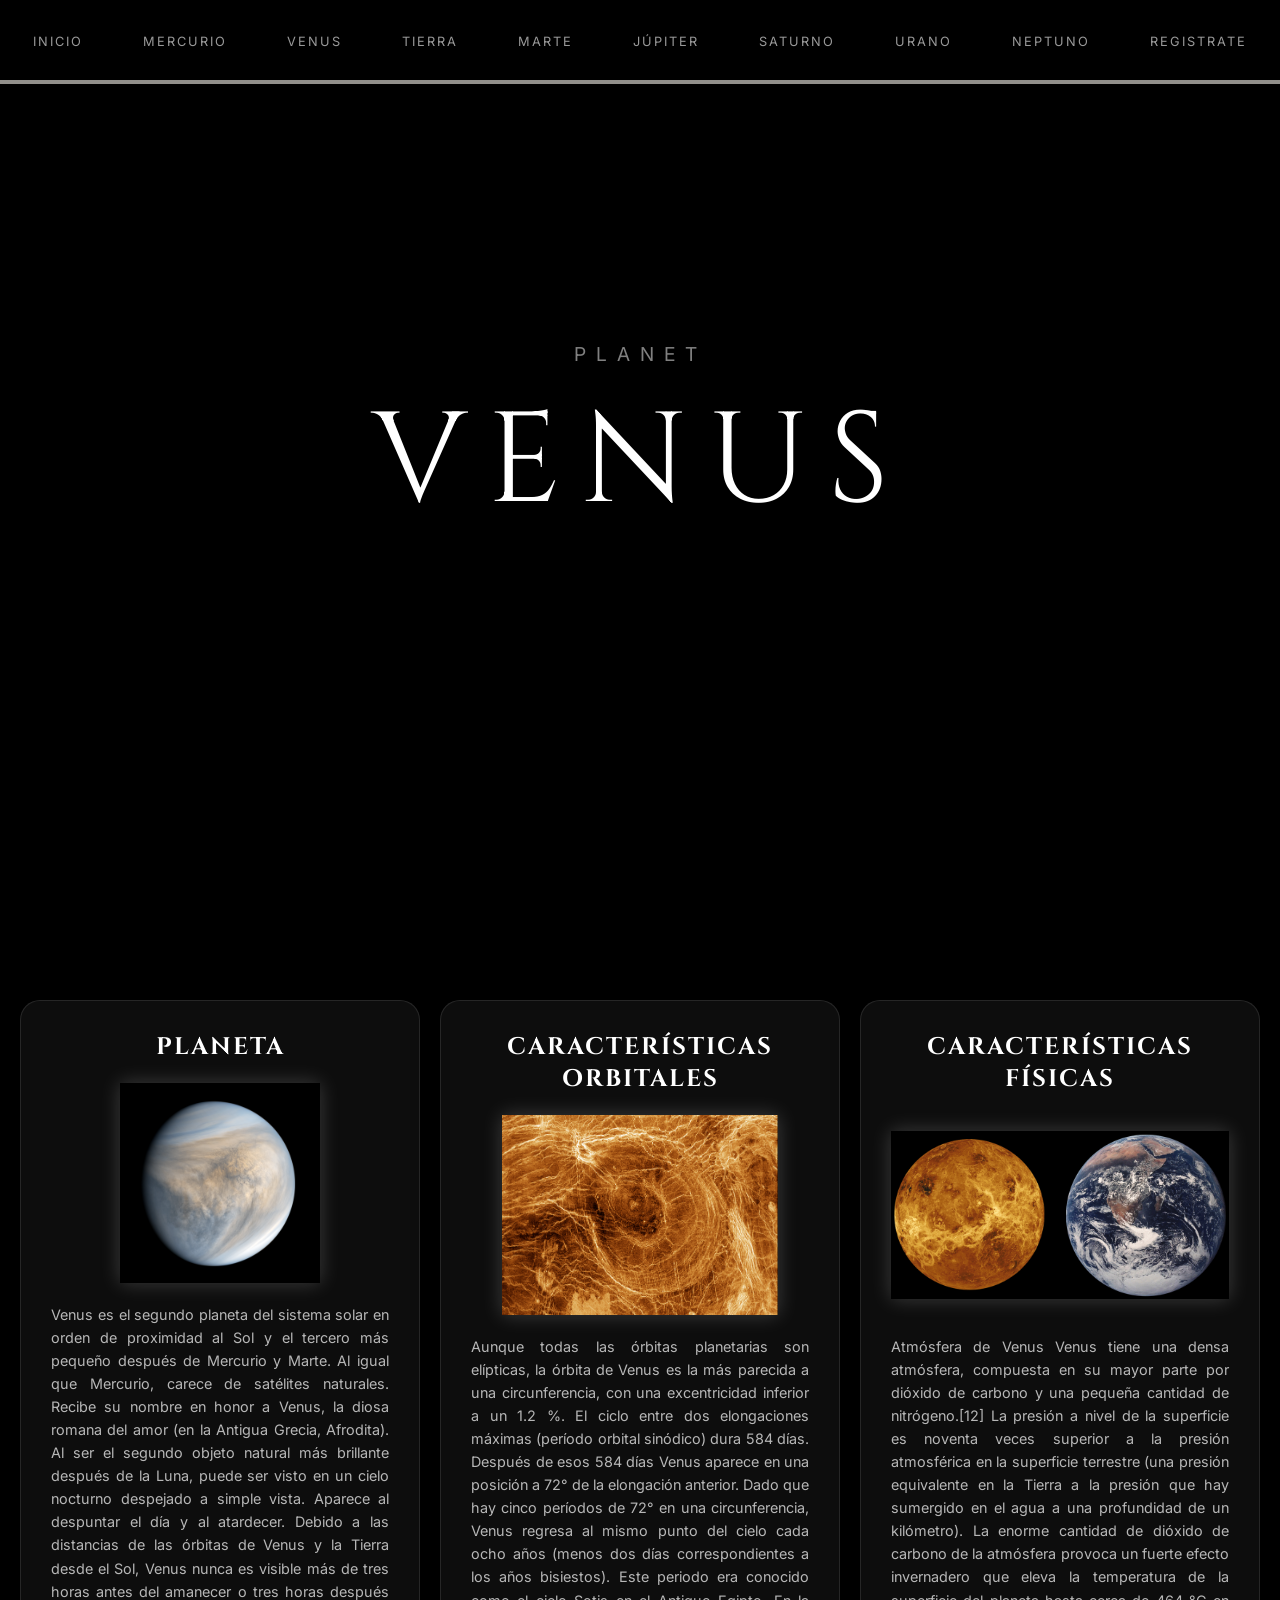
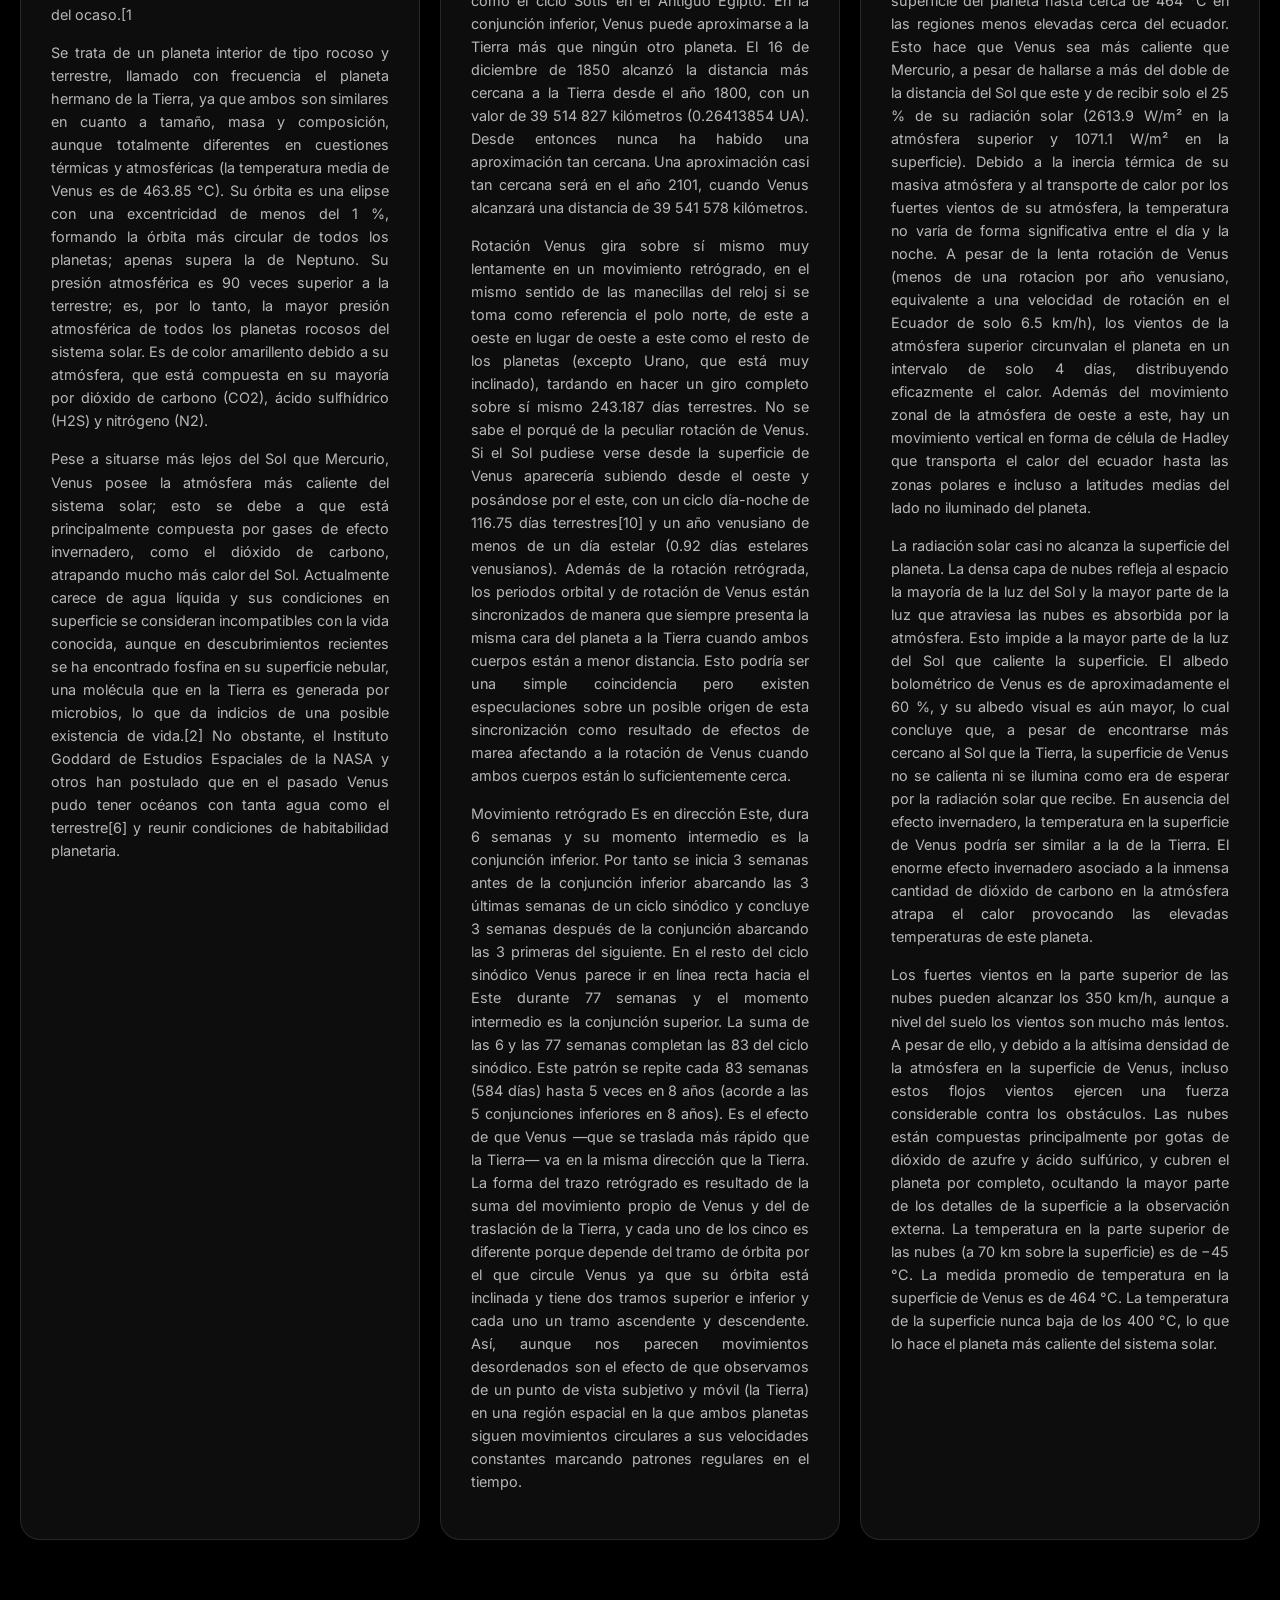
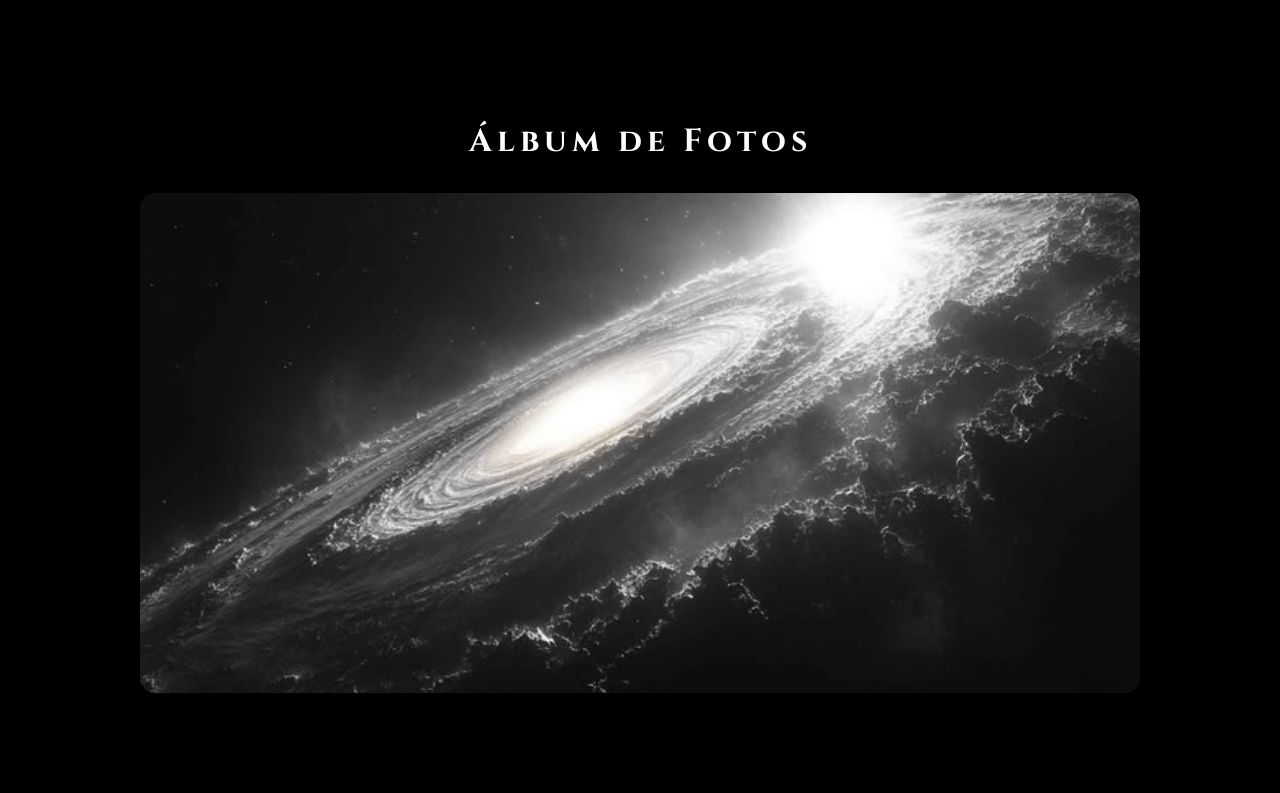
<file: venus.html>
<!DOCTYPE html>
<html lang="en">
<head>
    <meta charset="UTF-8">
    <meta name="viewport" content="width=device-width, initial-scale=1.0">
    <link rel="stylesheet" href="stylesubpag.css">
    <title>Document</title>
</head>
<body>

    <header>
    <div class="hero-section">
        <p class="subtitle">Planet</p>
            <h1>Venus</h1>
        <p class="description"></p>
    </div>
    </header>
        <div class="info-container">
            <div class="planeta">
                <h2>Planeta</h2>
                <img src="img/venus1.png" alt="">
                <li>Venus es el segundo planeta del sistema solar en orden de proximidad al Sol y el tercero más pequeño después de Mercurio y Marte. Al igual que Mercurio, carece de satélites naturales. Recibe su nombre en honor a Venus, la diosa romana del amor (en la Antigua Grecia, Afrodita). Al ser el segundo objeto natural más brillante después de la Luna, puede ser visto en un cielo nocturno despejado a simple vista. Aparece al despuntar el día y al atardecer. Debido a las distancias de las órbitas de Venus y la Tierra desde el Sol, Venus nunca es visible más de tres horas antes del amanecer o tres horas después del ocaso.[1</li>
                <li>Se trata de un planeta interior de tipo rocoso y terrestre, llamado con frecuencia el planeta hermano de la Tierra, ya que ambos son similares en cuanto a tamaño, masa y composición, aunque totalmente diferentes en cuestiones térmicas y atmosféricas (la temperatura media de Venus es de 463.85 °C). Su órbita es una elipse con una excentricidad de menos del 1 %, formando la órbita más circular de todos los planetas; apenas supera la de Neptuno. Su presión atmosférica es 90 veces superior a la terrestre; es, por lo tanto, la mayor presión atmosférica de todos los planetas rocosos del sistema solar. Es de color amarillento debido a su atmósfera, que está compuesta en su mayoría por dióxido de carbono (CO2), ácido sulfhídrico (H2S) y nitrógeno (N2).</li>
                <li>Pese a situarse más lejos del Sol que Mercurio, Venus posee la atmósfera más caliente del sistema solar; esto se debe a que está principalmente compuesta por gases de efecto invernadero, como el dióxido de carbono, atrapando mucho más calor del Sol. Actualmente carece de agua líquida y sus condiciones en superficie se consideran incompatibles con la vida conocida, aunque en descubrimientos recientes se ha encontrado fosfina en su superficie nebular, una molécula que en la Tierra es generada por microbios, lo que da indicios de una posible existencia de vida.[2] No obstante, el Instituto Goddard de Estudios Espaciales de la NASA y otros han postulado que en el pasado Venus pudo tener océanos con tanta agua como el terrestre[6] y reunir condiciones de habitabilidad planetaria.</li>
            </div>
            <div class="planeta">
                <h2>Características orbitales</h2>
                <img src="img/venus2.png" alt="">
                <li>Aunque todas las órbitas planetarias son elípticas, la órbita de Venus es la más parecida a una circunferencia, con una excentricidad inferior a un 1.2 %.
                    El ciclo entre dos elongaciones máximas (período orbital sinódico) dura 584 días. Después de esos 584 días Venus aparece en una posición a 72° de la elongación anterior. Dado que hay cinco períodos de 72° en una circunferencia, Venus regresa al mismo punto del cielo cada ocho años (menos dos días correspondientes a los años bisiestos). Este periodo era conocido como el ciclo Sotis en el Antiguo Egipto.
                    En la conjunción inferior, Venus puede aproximarse a la Tierra más que ningún otro planeta. El 16 de diciembre de 1850 alcanzó la distancia más cercana a la Tierra desde el año 1800, con un valor de 39 514 827 kilómetros (0.26413854 UA). Desde entonces nunca ha habido una aproximación tan cercana. Una aproximación casi tan cercana será en el año 2101, cuando Venus alcanzará una distancia de 39 541 578 kilómetros.</li>
                <li>Rotación
                    Venus gira sobre sí mismo muy lentamente en un movimiento retrógrado, en el mismo sentido de las manecillas del reloj si se toma como referencia el polo norte, de este a oeste en lugar de oeste a este como el resto de los planetas (excepto Urano, que está muy inclinado), tardando en hacer un giro completo sobre sí mismo 243.187 días terrestres. No se sabe el porqué de la peculiar rotación de Venus. Si el Sol pudiese verse desde la superficie de Venus aparecería subiendo desde el oeste y posándose por el este, con un ciclo día-noche de 116.75 días terrestres[10] y un año venusiano de menos de un día estelar (0.92 días estelares venusianos).
                    Además de la rotación retrógrada, los periodos orbital y de rotación de Venus están sincronizados de manera que siempre presenta la misma cara del planeta a la Tierra cuando ambos cuerpos están a menor distancia. Esto podría ser una simple coincidencia pero existen especulaciones sobre un posible origen de esta sincronización como resultado de efectos de marea afectando a la rotación de Venus cuando ambos cuerpos están lo suficientemente cerca.</li>
                <li>Movimiento retrógrado
                    Es en dirección Este, dura 6 semanas y su momento intermedio es la conjunción inferior. Por tanto se inicia 3 semanas antes de la conjunción inferior abarcando las 3 últimas semanas de un ciclo sinódico y concluye 3 semanas después de la conjunción abarcando las 3 primeras del siguiente. En el resto del ciclo sinódico Venus parece ir en línea recta hacia el Este durante 77 semanas y el momento intermedio es la conjunción superior. La suma de las 6 y las 77 semanas completan las 83 del ciclo sinódico. Este patrón se repite cada 83 semanas (584 días) hasta 5 veces en 8 años (acorde a las 5 conjunciones inferiores en 8 años). Es el efecto de que Venus —que se traslada más rápido que la Tierra— va en la misma dirección que la Tierra. La forma del trazo retrógrado es resultado de la suma del movimiento propio de Venus y del de traslación de la Tierra, y cada uno de los cinco es diferente porque depende del tramo de órbita por el que circule Venus ya que su órbita está inclinada y tiene dos tramos superior e inferior y cada uno un tramo ascendente y descendente. Así, aunque nos parecen movimientos desordenados son el efecto de que observamos de un punto de vista subjetivo y móvil (la Tierra) en una región espacial en la que ambos planetas siguen movimientos circulares a sus velocidades constantes marcando patrones regulares en el tiempo.</li>
            </div>
            <div class="planeta">
                <h2>Características físicas</h2>
                <img src="img/venus3.png" alt="">
                <li>Atmósfera de Venus
                    Venus tiene una densa atmósfera, compuesta en su mayor parte por dióxido de carbono y una pequeña cantidad de nitrógeno.[12] La presión a nivel de la superficie es noventa veces superior a la presión atmosférica en la superficie terrestre (una presión equivalente en la Tierra a la presión que hay sumergido en el agua a una profundidad de un kilómetro). La enorme cantidad de dióxido de carbono de la atmósfera provoca un fuerte efecto invernadero que eleva la temperatura de la superficie del planeta hasta cerca de 464 °C en las regiones menos elevadas cerca del ecuador. Esto hace que Venus sea más caliente que Mercurio, a pesar de hallarse a más del doble de la distancia del Sol que este y de recibir solo el 25 % de su radiación solar (2613.9 W/m² en la atmósfera superior y 1071.1 W/m² en la superficie). Debido a la inercia térmica de su masiva atmósfera y al transporte de calor por los fuertes vientos de su atmósfera, la temperatura no varía de forma significativa entre el día y la noche. A pesar de la lenta rotación de Venus (menos de una rotacion por año venusiano, equivalente a una velocidad de rotación en el Ecuador de solo 6.5 km/h), los vientos de la atmósfera superior circunvalan el planeta en un intervalo de solo 4 días, distribuyendo eficazmente el calor. Además del movimiento zonal de la atmósfera de oeste a este, hay un movimiento vertical en forma de célula de Hadley que transporta el calor del ecuador hasta las zonas polares e incluso a latitudes medias del lado no iluminado del planeta.</li>
                <li>La radiación solar casi no alcanza la superficie del planeta. La densa capa de nubes refleja al espacio la mayoría de la luz del Sol y la mayor parte de la luz que atraviesa las nubes es absorbida por la atmósfera. Esto impide a la mayor parte de la luz del Sol que caliente la superficie. El albedo bolométrico de Venus es de aproximadamente el 60 %, y su albedo visual es aún mayor, lo cual concluye que, a pesar de encontrarse más cercano al Sol que la Tierra, la superficie de Venus no se calienta ni se ilumina como era de esperar por la radiación solar que recibe. En ausencia del efecto invernadero, la temperatura en la superficie de Venus podría ser similar a la de la Tierra. El enorme efecto invernadero asociado a la inmensa cantidad de dióxido de carbono en la atmósfera atrapa el calor provocando las elevadas temperaturas de este planeta.</li>
                <li>Los fuertes vientos en la parte superior de las nubes pueden alcanzar los 350 km/h, aunque a nivel del suelo los vientos son mucho más lentos. A pesar de ello, y debido a la altísima densidad de la atmósfera en la superficie de Venus, incluso estos flojos vientos ejercen una fuerza considerable contra los obstáculos. Las nubes están compuestas principalmente por gotas de dióxido de azufre y ácido sulfúrico, y cubren el planeta por completo, ocultando la mayor parte de los detalles de la superficie a la observación externa. La temperatura en la parte superior de las nubes (a 70 km sobre la superficie) es de −45 °C. La medida promedio de temperatura en la superficie de Venus es de 464 °C. La temperatura de la superficie nunca baja de los 400 °C, lo que lo hace el planeta más caliente del sistema solar.</li>
            </div>
        </div>


    <div class="contenedor-video">
    <video autoplay muted loop playsinline id="miVideoFondo">
        <source src="https://www.pexels.com/es-es/download/video/33474467/" type="video/mp4">

        Tu navegador no soporta videos.
    </video>
</div>
<nav class="Menu">
    <li><a href="index.html">Inicio</a></li>
    <li><a href="mercurio.html">Mercurio</a></li>
    <li><a href="venus.html">Venus</a></li>
    <li><a href="tierra.html">Tierra</a></li>
    <li><a href="marte.html">Marte</a></li>
    <li><a href="jupiter.html">Júpiter</a></li>
    <li><a href="saturno.html">Saturno</a></li>
    <li><a href="urano.html">Urano</a></li>
    <li><a href="neptuno.html">Neptuno</a></li>
    <li><a href="registrate.html">registrate</a></li>
  </nav>

      <h2 class="titulo-album">Álbum de Fotos</h2>

        <div class="slider">
            <img src="imgmovibles/img1.jpg" class="activo" alt="img1">
            <img src="imgmovibles/img2.png" alt="foto1">
            <img src="imgmovibles/img3.jpg" alt="foto2">
            <img src="imgmovibles/img4.jpg" alt="foto3">
            <img src="imgmovibles/img5.png" alt="foto4">
            <img src="imgmovibles/img6.png" alt="foto5">
            <img src="imgmovibles/img7.jpg" alt="foto6">
        </div>

        <script src="index.js"></script>
</body>
</html>
</file>
<file: stylesubpag.css>
/* 1. Importación de Fuentes Elegantes */
@import url('https://fonts.googleapis.com/css2?family=Cinzel:wght@400;700&family=Inter:wght@300;400;600&display=swap');

* {
    margin: 0;
    padding: 0;
    box-sizing: border-box;
}

body {
    background-color: #000;
    color: #fff;
    font-family: 'Inter', sans-serif;
    overflow-x: hidden;
}

/* 2. Video de Fondo */
#miVideoFondo {
    position: fixed;
    top: 0;
    left: 0;
    width: 100%;
    height: 100%;
    object-fit: cover;
    z-index: -2;
    filter: brightness(0.4);
}

/* 3. Menú Superior (Fijo) */
.Menu {
    display: flex;
    justify-content: center;
    list-style: none;
    padding: 30px;
    gap: 30px;
    background: linear-gradient(to bottom, rgba(0,0,0,0.8));
    position: fixed;
    width: 100%;
    top: 0;
    z-index: 100;
    border-bottom: 4px solid #92908b; 
}

.Menu li { margin: 0 15px; }

.Menu li a {
    color: rgba(255, 255, 255, 0.6);
    text-decoration: none;
    font-size: 0.8rem;
    letter-spacing: 2px;
    text-transform: uppercase;
    transition: 0.3s;
}

.Menu li a:hover {
    color: #fff;
    text-shadow: 0 0 10px #fff;
}

/* 4. Sección Hero (Título Mercurio) */
.hero-section {
    height: 100vh;
    display: flex;
    flex-direction: column;
    justify-content: center;
    align-items: center;
    text-align: center;
}

.subtitle {
    font-size: 1.2rem;
    letter-spacing: 10px;
    text-transform: uppercase;
    color: rgba(255,255,255,0.5);
}

h1 {
    font-family: 'Cinzel', serif;
    font-size: clamp(3rem, 10vw, 8rem); /* Tamaño fluido */
    letter-spacing: 20px;
    text-transform: uppercase;
    font-weight: 400;
    margin: 10px 0;
}

/* 5. Tarjetas de Información */
/* Contenedor que agrupa las 3 secciones */
.info-container {
    display: flex;
    justify-content: center;
    gap: 20px; /* Espacio entre tarjetas */
    padding: 100px 20px;
    flex-wrap: wrap; /* Para que en celulares se pongan una abajo de otra */
    max-width: 1300px;
    margin: 0 auto;
}

/* Cada tarjeta individual (Efecto de la imagen) */
.planeta {
    background: rgba(255, 255, 255, 0.05); /* Fondo oscuro transparente */
    backdrop-filter: blur(10px);
    border: 1px solid rgba(255, 255, 255, 0.1);
    border-radius: 20px;
    padding: 30px;
    flex: 1; /* Hace que todas midan lo mismo */
    min-width: 300px; /* Ancho mínimo para que no se vean muy flacas */
    max-width: 400px;
    display: flex;
    flex-direction: column;
    align-items: center; /* Centra el contenido */
    transition: transform 0.3s, box-shadow 0.3s;
}

.planeta:hover {
    transform: translateY(-10px); /* Se eleva al pasar el mouse */
    border-color: rgba(255, 255, 255, 0.3);
    box-shadow: 0 10px 30px rgba(0, 0, 0, 0.5);
}

/* Títulos dentro de las tarjetas */
.planeta h2 {
    font-family: 'Cinzel', serif;
    font-size: 1.5rem;
    color: #fff;
    margin-bottom: 20px;
    text-transform: uppercase;
    letter-spacing: 2px;
    text-align: center;
}

/* Imágenes dentro de las tarjetas */
.planeta img {
    width: 100%;
    height: 200px;
    object-fit: contain; /* Para que el logo o planeta no se corte */
    margin-bottom: 20px;
    filter: drop-shadow(0 0 10px rgba(255,255,255,0.2));
}

/* Texto dentro de las tarjetas */
.planeta li {
    list-style: none;
    font-size: 0.9rem;
    color: rgba(255, 255, 255, 0.7);
    line-height: 1.6;
    text-align: justify;
    margin-bottom: 15px;
}






/* 6. Álbum de Fotos (Slider) */
.titulo-album {
    text-align: center;
    font-family: 'Cinzel', serif;
    font-size: 2rem;
    letter-spacing: 5px;
    margin: 80px 0 30px;
}

.slider {
    width: 80%;
    max-width: 1000px;
    height: 500px;
    margin: 0 auto 100px;
    overflow: hidden;
    position: relative;
    border-radius: 15px;
    box-shadow: 0 0 50px rgba(0,0,0,0.8);
}

.slider img {
    width: 100%;
    height: 100%;
    object-fit: cover;
    display: none; /* Se controlará con tu JS */
}

.slider img.activo {
    display: block;
    animation: fadeEffect 1s;
}

@keyframes fadeEffect {
    from { opacity: 0; }
    to { opacity: 1; }
}
</file>
<file: styleregister.css>
* {
        margin: 0;
        padding: 0;
        box-sizing: border-box;
    }

    body {
        background-color: #000;
        color: #fff;
        font-family: 'Inter', sans-serif; /* Fuente para textos normales */
        overflow-x: hidden;
    }

    /* Fondo de Video Pantalla Completa */
    #miVideoFondo {
        position: fixed;
        top: 0;
        left: 0;
        width: 100%;
        height: 100%;
        object-fit: cover;
        z-index: -1;
        filter: brightness(0.6) contrast(1.2);
    }

    /* Navegación Superior Minimalista */
.Menu {
    display: flex;
    justify-content: center;
    list-style: none;
    padding: 30px;
    gap: 30px;
    background: linear-gradient(to bottom, rgba(0,0,0,0.8));
    position: fixed;
    width: 100%;
    top: 0;
    z-index: 100;
    border-bottom: 4px solid #92908b; 
}

    .Menu li a {
        color: rgba(255, 255, 255, 0.7);
        text-decoration: none;
        font-size: 0.9rem;
        letter-spacing: 2px;
        text-transform: uppercase;
        transition: 0.3s;
    }

    .Menu li a:hover {
        color: #fff;
        text-shadow: 0 0 10px rgba(255,255,255,0.5);
    }
    /* Contenedor principal del formulario */
.contenedor {
    background: rgba(255, 255, 255, 0.05); /* Fondo blanco casi invisible */
    backdrop-filter: blur(15px); /* El efecto de desenfoque de cristal */
    -webkit-backdrop-filter: blur(15px);
    border: 1px solid rgba(255, 255, 255, 0.1); /* Borde sutil */
    padding: 40px;
    border-radius: 20px;
    width: 100%;
    max-width: 450px;
    margin: 100px auto; /* Centra el formulario y le da espacio arriba */
    box-shadow: 0 25px 50px rgba(0, 0, 0, 0.5);
    text-align: left;
}

/* Título "Regístrate" */
.contenedor h2 {
    font-family: 'Cinzel', serif; /* Usando la fuente elegante anterior */
    color: #fff;
    font-size: 2rem;
    letter-spacing: 4px;
    text-transform: uppercase;
    margin-bottom: 30px;
    text-align: center;
    border-bottom: 1px solid rgba(0, 212, 255, 0.3);
    padding-bottom: 10px;
}

/* Estilo de las etiquetas (Labels) */
label {
    display: block;
    color: rgba(255, 255, 255, 0.7);
    font-size: 0.8rem;
    text-transform: uppercase;
    letter-spacing: 2px;
    margin-bottom: 8px;
    margin-top: 15px;
}

/* Estilo de los campos de entrada (Inputs y Select) */
input[type="text"],
input[type="number"],
select {
    width: 100%;
    padding: 12px 15px;
    background: rgba(255, 255, 255, 0.1);
    border: 1px solid rgba(255, 255, 255, 0.2);
    border-radius: 8px;
    color: #fff;
    font-size: 1rem;
    outline: none;
    transition: 0.3s;
}

/* Efecto al hacer clic en un campo */
input:focus, select:focus {
    background: rgba(255, 255, 255, 0.2);
    border-color: #00d4ff;
    box-shadow: 0 0 10px rgba(0, 212, 255, 0.3);
}

/* Personalizar el select (la flechita) */
select option {
    background: #111; /* Fondo oscuro para que se lea la lista */
    color: #fff;
}

/* Botón Enviar Estilo Espacial */
button[type="submit"] {
    width: 100%;
    margin-top: 30px;
    padding: 15px;
    background: #fff;
    color: #000;
    border: none;
    border-radius: 50px;
    font-weight: bold;
    text-transform: uppercase;
    letter-spacing: 2px;
    cursor: pointer;
    transition: 0.4s;
}

button[type="submit"]:hover {
    background: #00d4ff;
    color: #fff;
    box-shadow: 0 0 20px rgba(0, 212, 255, 0.6);
    transform: translateY(-3px);
}
</file>
